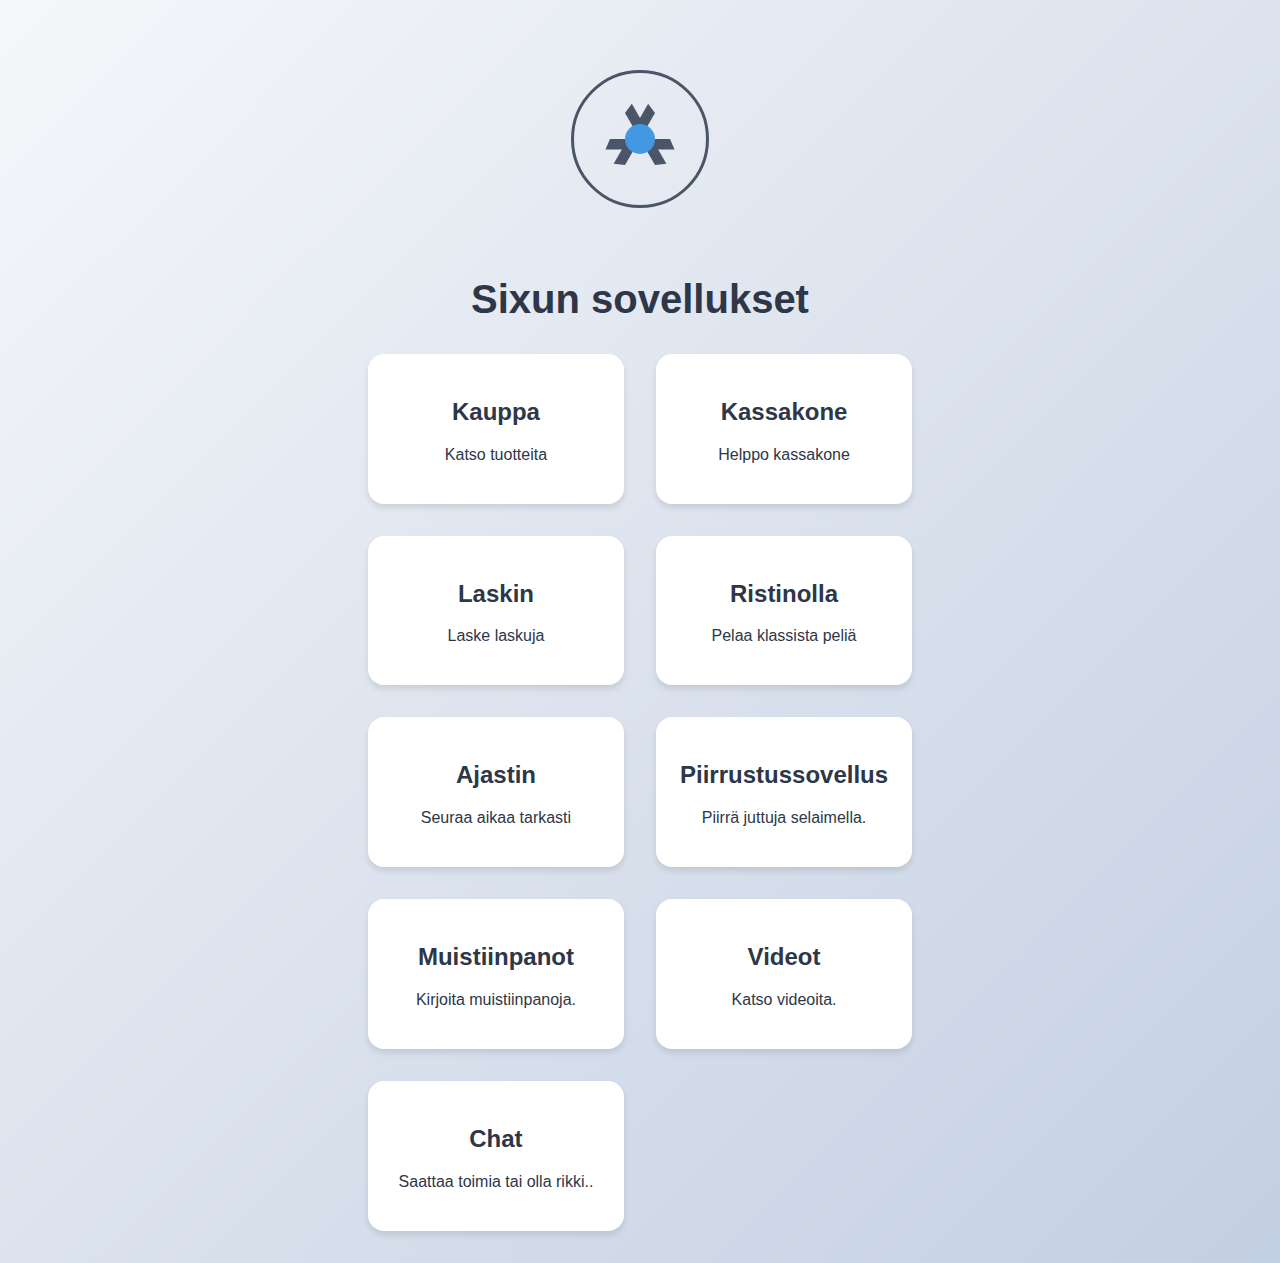
<file: index.html>
<!DOCTYPE html>
<html lang="fi">
<head>
    <meta charset="UTF-8">
    <meta name="viewport" content="width=device-width, initial-scale=1.0">
    <title>Sixun sovellukset</title>
    <style>
        body {
            margin: 0;
            min-height: 100vh;
            display: flex;
            flex-direction: column;
            align-items: center;
            font-family: -apple-system, BlinkMacSystemFont, "Segoe UI", Roboto, sans-serif;
            background: linear-gradient(135deg, #f5f7fa 0%, #c3cfe2 100%);
        }

        .container {
            text-align: center;
            padding: 2rem;
            margin-top: 2rem;
        }

        h1 {
            color: #2d3748;
            margin-bottom: 2rem;
            font-size: 2.5rem;
        }

        .app-grid {
            display: grid;
            grid-template-columns: repeat(auto-fit, minmax(250px, 1fr));
            gap: 2rem;
            max-width: 800px;
            margin: 0 auto;
        }

        .app-link {
            background: white;
            padding: 1.5rem;
            border-radius: 1rem;
            box-shadow: 0 4px 6px rgba(0, 0, 0, 0.1);
            text-decoration: none;
            color: #2d3748;
            transition: transform 0.2s, box-shadow 0.2s;
            position: relative;
            overflow: hidden;
        }

        .app-link:hover {
            transform: translateY(-5px);
            box-shadow: 0 6px 12px rgba(0, 0, 0, 0.15);
        }

        .app-link::before {
            content: '';
            position: absolute;
            top: 0;
            left: -100%;
            width: 100%;
            height: 100%;
            background: linear-gradient(
                90deg,
                rgba(255,255,255,0) 0%,
                rgba(255,255,255,0.2) 50%,
                rgba(255,255,255,0) 100%
            );
            transition: left 0.5s;
        }

        .app-link:hover::before {
            left: 100%;
        }

        @keyframes rotate {
            from { transform: rotate(0deg); }
            to { transform: rotate(360deg); }
        }

        @keyframes pulse {
            0% { transform: scale(1); }
            50% { transform: scale(1.1); }
            100% { transform: scale(1); }
        }

        .logo {
            width: 150px;
            height: 150px;
            margin-bottom: 2rem;
        }

        .gear {
            animation: rotate 10s linear infinite;
        }

        .star {
            animation: pulse 2s ease-in-out infinite;
        }
    </style>
</head>
<body>
    <div class="container">
        <svg class="logo" viewBox="0 0 100 100">
            <circle cx="50" cy="50" r="45" fill="none" stroke="#4a5568" stroke-width="2"/>
            <g class="gear" transform="translate(50,50)">
                <path fill="#4a5568" d="M-20,0 L20,0 L23,7 L-23,7 Z"/>
                <path fill="#4a5568" d="M-20,0 L20,0 L23,-7 L-23,-7 Z" transform="rotate(60)"/>
                <path fill="#4a5568" d="M-20,0 L20,0 L23,7 L-23,7 Z" transform="rotate(120)"/>
            </g>
            <circle class="star" cx="50" cy="50" r="10" fill="#4299e1"/>
        </svg>

        <h1>Sixun sovellukset</h1>
        
        <div class="app-grid">
            <a href="kauppa/" class="app-link">
                <h2>Kauppa</h2>
                <p>Katso tuotteita</p>
            </a>

            <a href="kassakone.html" class="app-link">
                <h2>Kassakone</h2>
                <p>Helppo kassakone</p>
            </a>

            <a href="laskin.html" class="app-link">
                <h2>Laskin</h2>
                <p>Laske laskuja</p>
            </a>
            
            <a href="ristinolla.html" class="app-link">
                <h2>Ristinolla</h2>
                <p>Pelaa klassista peliä</p>
            </a>
            
            <a href="ajastin.html" class="app-link">
                <h2>Ajastin</h2>
                <p>Seuraa aikaa tarkasti</p>
            </a>

            <a href="piirrustus.html" class="app-link">
                <h2>Piirrustussovellus</h2>
                <p>Piirrä juttuja selaimella.</p>
            </a>

            <a href="muistiinpanot.html" class="app-link">
                <h2>Muistiinpanot</h2>
                <p>Kirjoita muistiinpanoja.</p>
            </a>

            <a href="video-player.html" class="app-link">
                <h2>Videot</h2>
                <p>Katso videoita.</p>
            </a>

            <a href="https://luxury-piroshki-cdb9fa.netlify.app/" class="app-link">
                <h2>Chat</h2>
                <p>Saattaa toimia tai olla rikki..</p>
            </a>

            
        </div>
    </div>
</body>
</html>
</file>
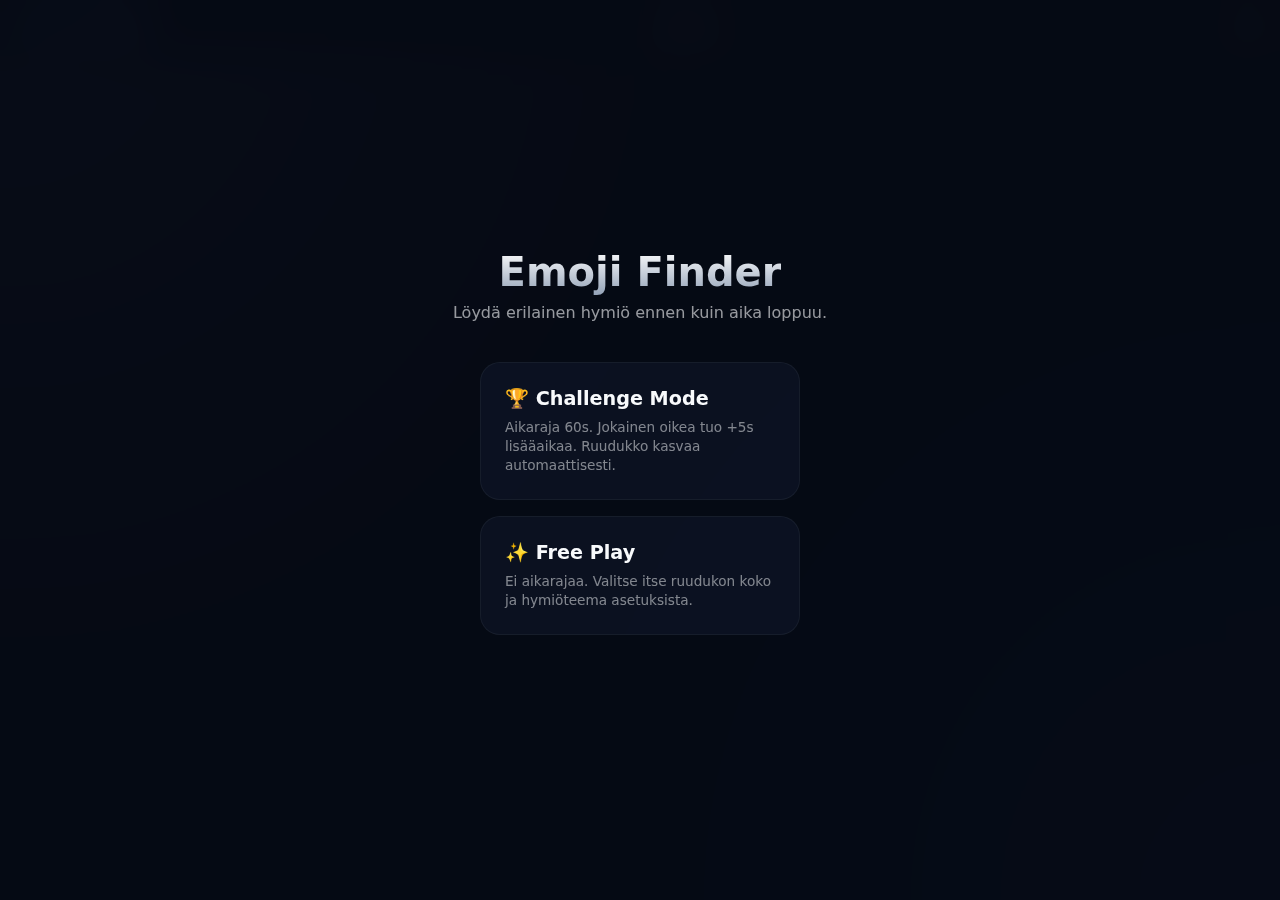
<file: emoji-finder/index.html>
<!DOCTYPE html>
<html lang="fi">

<head>
    <meta charset="UTF-8">
    <meta name="viewport" content="width=device-width, initial-scale=1.0, maximum-scale=1.0, user-scalable=no">
    <title>Emoji Finder - Etsi poikkeava!</title>
    <style>
        :root {
            --bg-color: #050a14;
            --card-bg: rgba(15, 23, 42, 0.6);
            --text-color: #f8fafc;
            --accent-color: #38bdf8;
            --accent-glow: rgba(56, 189, 248, 0.3);
            --danger-color: #ef4444;
            --success-color: #22c55e;
            --glass-border: rgba(255, 255, 255, 0.05);
        }

        * {
            box-sizing: border-box;
            -webkit-tap-highlight-color: transparent;
        }

        body {
            margin: 0;
            padding: 0;
            font-family: 'Outfit', 'Inter', system-ui, -apple-system, sans-serif;
            background-color: var(--bg-color);
            background-image:
                radial-gradient(circle at 0% 0%, #1e293b 0%, transparent 50%),
                radial-gradient(circle at 100% 100%, #0c1c38 0%, transparent 50%);
            color: var(--text-color);
            height: 100vh;
            overflow: hidden;
            display: flex;
            flex-direction: column;
        }

        /* Header */
        header {
            padding: 0.75rem 1rem;
            display: flex;
            justify-content: space-between;
            align-items: center;
            background: rgba(5, 10, 20, 0.8);
            backdrop-filter: blur(12px);
            border-bottom: 1px solid var(--glass-border);
            z-index: 100;
        }

        .logo {
            font-weight: 800;
            font-size: 1.1rem;
            letter-spacing: -0.5px;
            background: linear-gradient(to right, #38bdf8, #818cf8);
            -webkit-background-clip: text;
            background-clip: text;
            -webkit-text-fill-color: transparent;
        }

        .stats {
            display: flex;
            gap: 15px;
            font-size: 0.85rem;
            font-weight: 600;
        }

        .timer-val {
            color: var(--accent-color);
            min-width: 45px;
            text-align: right;
        }

        .timer-val.low {
            color: var(--danger-color);
            animation: pulse 1s infinite;
        }

        @keyframes pulse {

            0%,
            100% {
                opacity: 1;
            }

            50% {
                opacity: 0.5;
            }
        }

        /* Start Overlay */
        #start-screen {
            position: fixed;
            inset: 0;
            background: rgba(5, 10, 20, 0.9);
            backdrop-filter: blur(20px);
            z-index: 300;
            display: flex;
            flex-direction: column;
            align-items: center;
            justify-content: center;
            padding: 2rem;
            text-align: center;
        }

        #start-screen.hidden {
            display: none;
        }

        .hero-title {
            font-size: 2.5rem;
            font-weight: 900;
            margin-bottom: 0.5rem;
            background: linear-gradient(to bottom, #fff, #94a3b8);
            -webkit-background-clip: text;
            background-clip: text;
            -webkit-text-fill-color: transparent;
        }

        .hero-sub {
            font-size: 1rem;
            opacity: 0.6;
            margin-bottom: 2.5rem;
        }

        .mode-card {
            width: 100%;
            max-width: 320px;
            background: var(--card-bg);
            border: 1px solid var(--glass-border);
            padding: 1.5rem;
            border-radius: 20px;
            margin-bottom: 1rem;
            cursor: pointer;
            transition: 0.3s;
            text-align: left;
        }

        .mode-card:hover,
        .mode-card:active {
            background: rgba(255, 255, 255, 0.05);
            border-color: var(--accent-color);
            transform: translateY(-2px);
        }

        .mode-title {
            font-weight: 800;
            font-size: 1.2rem;
            margin-bottom: 0.5rem;
            display: flex;
            align-items: center;
            gap: 10px;
        }

        .mode-desc {
            font-size: 0.85rem;
            opacity: 0.5;
            line-height: 1.4;
        }

        /* Menu / Settings */
        #menu-overlay {
            position: fixed;
            inset: 0;
            background: rgba(5, 10, 20, 0.95);
            backdrop-filter: blur(15px);
            z-index: 200;
            transform: translateY(-100%);
            transition: 0.4s cubic-bezier(0.4, 0, 0.2, 1);
            display: flex;
            flex-direction: column;
            padding: 2rem 1.5rem;
        }

        #menu-overlay.active {
            transform: translateY(0);
        }

        .menu-section {
            margin-bottom: 2rem;
        }

        .section-label {
            font-size: 0.75rem;
            text-transform: uppercase;
            letter-spacing: 1.5px;
            opacity: 0.5;
            margin-bottom: 1rem;
            display: block;
        }

        .category-grid {
            display: grid;
            grid-template-columns: repeat(5, 1fr);
            gap: 10px;
        }

        .category-btn {
            aspect-ratio: 1;
            background: var(--card-bg);
            border: 1px solid var(--glass-border);
            border-radius: 12px;
            font-size: 1.5rem;
            display: flex;
            align-items: center;
            justify-content: center;
            cursor: pointer;
        }

        .category-btn.active {
            border-color: var(--accent-color);
            background: var(--accent-glow);
        }

        .settings-row {
            display: flex;
            align-items: center;
            justify-content: space-between;
            background: var(--card-bg);
            padding: 1rem;
            border-radius: 12px;
            margin-bottom: 0.5rem;
        }

        input[type="range"] {
            flex: 1;
            margin: 0 1rem;
            accent-color: var(--accent-color);
        }

        /* Game Area */
        main {
            flex: 1;
            display: flex;
            align-items: center;
            justify-content: center;
            padding: 1rem;
            position: relative;
        }

        #game-grid {
            display: grid;
            gap: 2px;
            width: 100%;
            max-width: 500px;
            aspect-ratio: 1;
        }

        .emoji-item {
            display: flex;
            align-items: center;
            justify-content: center;
            cursor: pointer;
            transition: transform 0.1s, opacity 0.2s;
            user-select: none;
            filter: grayscale(100%);
        }

        .emoji-item:active {
            scale: 0.7;
        }

        .emoji-item.correct {
            filter: grayscale(0%) drop-shadow(0 0 15px var(--accent-color));
            transform: scale(1.5);
            z-index: 10;
        }

        .emoji-item.incorrect {
            animation: shake 0.3s cubic-bezier(.36, .07, .19, .97) both;
        }

        @keyframes shake {

            10%,
            90% {
                transform: translate3d(-1px, 0, 0);
            }

            20%,
            80% {
                transform: translate3d(2px, 0, 0);
            }

            30%,
            50%,
            70% {
                transform: translate3d(-4px, 0, 0);
            }

            40%,
            60% {
                transform: translate3d(4px, 0, 0);
            }
        }

        #feedback {
            position: absolute;
            top: 50%;
            left: 50%;
            transform: translate(-50%, -50%);
            font-size: 5rem;
            pointer-events: none;
            opacity: 0;
            transition: 0.3s;
            z-index: 160;
        }

        #feedback.show {
            opacity: 1;
        }

        /* Game Over */
        #game-over {
            position: fixed;
            inset: 0;
            background: rgba(5, 10, 20, 0.95);
            backdrop-filter: blur(20px);
            z-index: 400;
            display: flex;
            flex-direction: column;
            align-items: center;
            justify-content: center;
            padding: 2rem;
            display: none;
        }

        .btn-primary {
            background: var(--accent-color);
            color: #000;
            border: none;
            padding: 1rem 2.5rem;
            border-radius: 100px;
            font-weight: 800;
            margin-top: 2rem;
            cursor: pointer;
        }

        .hamburger {
            cursor: pointer;
            padding: 5px;
        }

        .hamburger div {
            width: 22px;
            height: 2px;
            background: #fff;
            margin: 4px 0;
            border-radius: 2px;
        }
    </style>
</head>

<body>

    <header>
        <div class="logo">EMOJI FINDER</div>
        <div class="stats">
            <div id="timer-display" class="timer-val" style="display:none">60s</div>
            <div>Score: <span id="score">0</span></div>
        </div>
        <div class="hamburger" id="nav-toggle">
            <div></div>
            <div></div>
            <div></div>
        </div>
    </header>

    <div id="start-screen">
        <div class="hero-title">Emoji Finder</div>
        <div class="hero-sub">Löydä erilainen hymiö ennen kuin aika loppuu.</div>

        <div class="mode-card" onclick="startGame('challenge')">
            <div class="mode-title">🏆 Challenge Mode</div>
            <div class="mode-desc">Aikaraja 60s. Jokainen oikea tuo +5s lisääaikaa. Ruudukko kasvaa automaattisesti.
            </div>
        </div>

        <div class="mode-card" onclick="startGame('free')">
            <div class="mode-title">✨ Free Play</div>
            <div class="mode-desc">Ei aikarajaa. Valitse itse ruudukon koko ja hymiöteema asetuksista.</div>
        </div>
    </div>

    <div id="menu-overlay">
        <div style="display:flex; justify-content:space-between; align-items:center; margin-bottom: 2rem;">
            <h2 style="margin:0">Asetukset</h2>
            <div id="menu-close" style="font-size:2rem; cursor:pointer">&times;</div>
        </div>

        <div id="free-settings" class="menu-section">
            <span class="section-label">Ruudukon koko (Vain vapaa-tila)</span>
            <div class="settings-row">
                <span>Koko</span>
                <input type="range" id="grid-slider" min="3" max="15" value="6">
                <span id="grid-val">6x6</span>
            </div>
        </div>

        <div class="menu-section">
            <span class="section-label">Hymiöteema</span>
            <div class="category-grid" id="category-grid"></div>
        </div>

        <button class="btn-primary" onclick="window.location.reload()">Palaa päävalikkoon</button>
    </div>

    <main>
        <div id="game-grid"></div>
        <div id="feedback">✨</div>
    </main>

    <div id="game-over">
        <h1 style="font-size:3rem">AIKA LOPPUI!</h1>
        <p style="font-size:1.5rem; opacity:0.7">Sait <span id="final-score">0</span> pistettä.</p>
        <button class="btn-primary" onclick="window.location.reload()">Yritä uudelleen</button>
    </div>

    <script>
        const emojiGroups = [
            { name: "Kuut", icon: "🌑", items: ["🌑", "🌒", "🌓", "🌔", "🌕", "🌖", "🌗", "🌘"] },
            { name: "Kellot", icon: "🕛", items: ["🕛", "🕧", "🕐", "🕜", "🕑", "🕝", "🕒", "🕞", "🕓", "🕟", "🕔", "🕠", "🕕", "🕡", "🕖", "🕢", "🕗", "🕣", "🕘", "🕤", "🕙", "🕥", "🕚", "🕦"] },
            { name: "Mahjong", icon: "🀄", items: ["🀀", "🀁", "🀂", "🀃", "🀄", "🀅", "🀆", "🀇", "🀈", "🀉", "🀊", "🀋", "🀌", "🀍", "🀎", "🀏", "🀐", "🀑", "🀒", "🀓", "🀔", "🀕", "🀖", "🀗", "🀘", "🀙", "🀚", "🀛", "🀜", "🀝", "🀞", "🀟", "🀠", "🀡", "🀢", "🀣", "🀤", "🀥", "🀦", "🀧", "🀨", "🀩", "🀪", "🀫"] },
            { name: "Nuolet", icon: "⬆️", items: ["⬆️", "↗️", "➡️", "↘️", "⬇️", "↙️", "⬅️", "↖️", "↕️", "↔️"] },
            { name: "Aivot", icon: "😐", items: ["😐", "😑", "😶", "🫥"] },
            { name: "Kädet", icon: "👊", items: ["👊", "✊", "🤛", "🤜"] },
            { name: "Ruoat", icon: "🍎", items: ["🍎", "🍏", "🍐", "🍑", "🍒", "🍓"] }
        ];

        let gameState = {
            mode: 'challenge',
            score: 0,
            timeLeft: 60,
            gridSize: 4,
            groupIndex: 0,
            timerId: null
        };

        const dom = {
            grid: document.getElementById('game-grid'),
            score: document.getElementById('score'),
            timerDisplay: document.getElementById('timer-display'),
            startScreen: document.getElementById('start-screen'),
            gameOver: document.getElementById('game-over'),
            finalScore: document.getElementById('final-score'),
            feedback: document.getElementById('feedback'),
            menu: document.getElementById('menu-overlay'),
            gridSlider: document.getElementById('grid-slider'),
            gridVal: document.getElementById('grid-val'),
            catGrid: document.getElementById('category-grid')
        };

        function init() {
            renderCategories();

            document.getElementById('nav-toggle').onclick = () => dom.menu.classList.add('active');
            document.getElementById('menu-close').onclick = () => dom.menu.classList.remove('active');

            dom.gridSlider.oninput = (e) => {
                if (gameState.mode === 'free') {
                    gameState.gridSize = parseInt(e.target.value);
                    dom.gridVal.textContent = `${gameState.gridSize}x${gameState.gridSize}`;
                    newGame();
                }
            };
        }

        function renderCategories() {
            dom.catGrid.innerHTML = '';
            emojiGroups.forEach((g, i) => {
                const btn = document.createElement('div');
                btn.className = 'category-btn' + (gameState.groupIndex === i ? ' active' : '');
                btn.innerHTML = g.icon;
                btn.onclick = () => {
                    gameState.groupIndex = i;
                    if (gameState.mode === 'free') {
                        gameState.score = 0;
                        dom.score.textContent = "0";
                    }
                    renderCategories();
                    newGame();
                };
                dom.catGrid.appendChild(btn);
            });
        }

        function startGame(mode) {
            gameState.mode = mode;
            gameState.score = 0;
            dom.score.textContent = "0";
            dom.startScreen.classList.add('hidden');

            if (mode === 'challenge') {
                gameState.timeLeft = 30;
                gameState.gridSize = 4;
                dom.timerDisplay.style.display = 'block';
                document.getElementById('free-settings').style.opacity = '0.3';
                document.getElementById('free-settings').style.pointerEvents = 'none';
                startTimer();
            } else {
                dom.timerDisplay.style.display = 'none';
                document.getElementById('free-settings').style.opacity = '1';
                document.getElementById('free-settings').style.pointerEvents = 'all';
                gameState.gridSize = parseInt(dom.gridSlider.value);
            }

            newGame();
        }

        function startTimer() {
            if (gameState.timerId) clearInterval(gameState.timerId);
            gameState.timerId = setInterval(() => {
                gameState.timeLeft--;
                dom.timerDisplay.textContent = gameState.timeLeft + "s";

                if (gameState.timeLeft < 10) dom.timerDisplay.classList.add('low');
                else dom.timerDisplay.classList.remove('low');

                if (gameState.timeLeft <= 0) {
                    endGame();
                }
            }, 1000);
        }

        function newGame() {
            dom.grid.innerHTML = '';

            // Progressive scaling in challenge mode
            if (gameState.mode === 'challenge') {
                const levels = [4, 4, 5, 5, 6, 6, 7, 7, 8, 8, 9, 10, 11, 12];
                gameState.gridSize = levels[Math.min(gameState.score, levels.length - 1)];
            }

            dom.grid.style.gridTemplateColumns = `repeat(${gameState.gridSize}, 1fr)`;

            const group = emojiGroups[gameState.groupIndex].items;
            const shuffled = [...group].sort(() => 0.5 - Math.random());
            const main = shuffled[0];
            const odd = shuffled[1];

            const total = gameState.gridSize * gameState.gridSize;
            const oddPos = Math.floor(Math.random() * total);

            // Calculate emoji size (responsive font size)
            const baseSize = 350; // max size in px
            const fontSize = Math.max(1, (baseSize / gameState.gridSize) / 16);

            for (let i = 0; i < total; i++) {
                const cell = document.createElement('div');
                cell.className = 'emoji-item';
                cell.style.fontSize = fontSize + 'rem';
                cell.innerHTML = (i === oddPos) ? odd : main;
                cell.onclick = () => handleInput(i === oddPos, cell);
                dom.grid.appendChild(cell);
            }
        }

        function handleInput(isCorrect, el) {
            if (!isCorrect) {
                el.classList.add('incorrect');
                if (navigator.vibrate) navigator.vibrate(100);
                setTimeout(() => el.classList.remove('incorrect'), 300);
                return;
            }

            el.classList.add('correct');
            gameState.score++;
            dom.score.textContent = gameState.score;

            if (gameState.mode === 'challenge') {
                gameState.timeLeft += 5;
                dom.timerDisplay.textContent = gameState.timeLeft + "s";
            }

            if (navigator.vibrate) navigator.vibrate(50);
            showFeedback();

            setTimeout(newGame, 200);
        }

        function showFeedback() {
            dom.feedback.classList.add('show');
            setTimeout(() => dom.feedback.classList.remove('show'), 300);
        }

        function endGame() {
            clearInterval(gameState.timerId);
            dom.gameOver.style.display = 'flex';
            dom.finalScore.textContent = gameState.score;
        }

        init();
    </script>

</body>

</html>
</file>
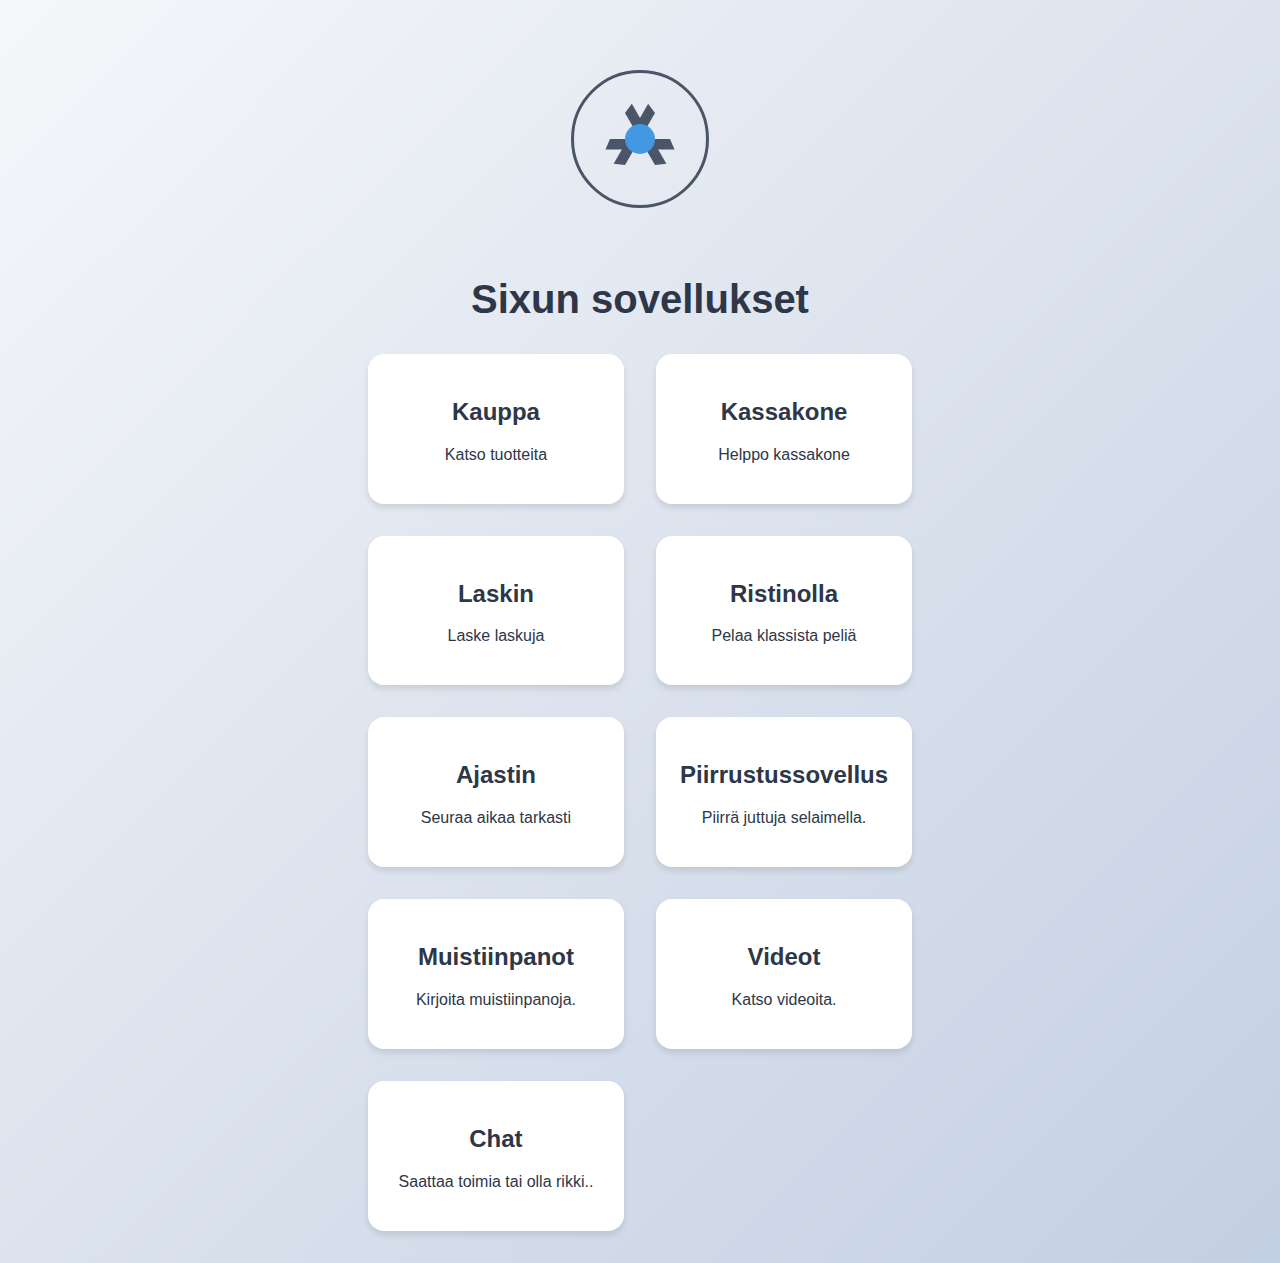
<file: admin.html>
<!DOCTYPE html>
<html lang="fi">
<head>
    <meta charset="UTF-8">
    <meta name="viewport" content="width=device-width, initial-scale=1.0">
    <title>Admin-paneeli</title>
    <style>
        * {
            margin: 0;
            padding: 0;
            box-sizing: border-box;
        }

        body {
            font-family: -apple-system, BlinkMacSystemFont, "Segoe UI", Roboto, sans-serif;
            background: linear-gradient(135deg, #667eea 0%, #764ba2 100%);
            min-height: 100vh;
            padding: 2rem;
        }

        .container {
            max-width: 1200px;
            margin: 0 auto;
        }

        .header {
            display: flex;
            justify-content: space-between;
            align-items: center;
            margin-bottom: 2rem;
        }

        .header h1 {
            color: white;
            font-size: 2rem;
        }

        .back-link, .logout-admin {
            padding: 0.75rem 1.5rem;
            background: rgba(255, 255, 255, 0.2);
            color: white;
            text-decoration: none;
            border: none;
            border-radius: 5px;
            cursor: pointer;
            transition: background 0.2s;
        }

        .back-link:hover, .logout-admin:hover {
            background: rgba(255, 255, 255, 0.3);
        }

        .admin-grid {
            display: grid;
            grid-template-columns: 1fr 1fr;
            gap: 2rem;
            margin-bottom: 2rem;
        }

        .admin-card {
            background: white;
            padding: 2rem;
            border-radius: 10px;
            box-shadow: 0 4px 15px rgba(0, 0, 0, 0.1);
        }

        .admin-card h2 {
            color: #667eea;
            margin-bottom: 1.5rem;
            display: flex;
            align-items: center;
            gap: 0.5rem;
        }

        .feedback-list {
            max-height: 500px;
            overflow-y: auto;
        }

        .feedback-item {
            background: #f7fafc;
            padding: 1.5rem;
            margin-bottom: 1rem;
            border-radius: 8px;
            border-left: 4px solid #667eea;
        }

        .feedback-item h3 {
            color: #667eea;
            margin-bottom: 0.5rem;
            font-size: 1rem;
        }

        .feedback-meta {
            display: flex;
            gap: 1rem;
            margin-bottom: 0.75rem;
            flex-wrap: wrap;
        }

        .feedback-badge {
            display: inline-block;
            background: #e6fffa;
            color: #234e52;
            padding: 0.25rem 0.75rem;
            border-radius: 20px;
            font-size: 0.85rem;
            font-weight: bold;
        }

        .feedback-message {
            color: #333;
            line-height: 1.5;
            margin-bottom: 0.5rem;
            white-space: pre-wrap;
        }

        .feedback-time {
            color: #999;
            font-size: 0.85rem;
        }

        .no-feedback {
            text-align: center;
            color: #999;
            padding: 2rem;
            font-style: italic;
        }

        .reset-section {
            background: #fff5f5;
            padding: 1.5rem;
            border-radius: 8px;
            border: 2px solid #fed7d7;
        }

        .reset-section h3 {
            color: #c53030;
            margin-bottom: 1rem;
        }

        .reset-warning {
            background: #fffaf0;
            color: #7c2d12;
            padding: 1rem;
            border-radius: 5px;
            margin-bottom: 1rem;
            border-left: 4px solid #ed8936;
        }

        .reset-button {
            background: #c53030;
            color: white;
            border: none;
            padding: 0.75rem 1.5rem;
            border-radius: 5px;
            cursor: pointer;
            font-size: 1rem;
            transition: background 0.2s;
            width: 100%;
        }

        .reset-button:hover {
            background: #9b2c2c;
        }

        .export-button {
            background: #3182ce;
            color: white;
            border: none;
            padding: 0.75rem 1.5rem;
            border-radius: 5px;
            cursor: pointer;
            font-size: 1rem;
            transition: background 0.2s;
            width: 100%;
            margin-bottom: 1rem;
        }

        .export-button:hover {
            background: #2c5aa0;
        }

        .clear-feedback-button {
            background: #ed8936;
            color: white;
            border: none;
            padding: 0.75rem 1.5rem;
            border-radius: 5px;
            cursor: pointer;
            font-size: 1rem;
            transition: background 0.2s;
            width: 100%;
        }

        .clear-feedback-button:hover {
            background: #dd6b20;
        }

        .stats {
            display: grid;
            grid-template-columns: 1fr 1fr;
            gap: 1rem;
            margin-bottom: 1.5rem;
        }

        .stat {
            background: #edf2f7;
            padding: 1rem;
            border-radius: 5px;
            text-align: center;
        }

        .stat-number {
            font-size: 2rem;
            font-weight: bold;
            color: #667eea;
        }

        .stat-label {
            color: #666;
            font-size: 0.9rem;
        }

        @media (max-width: 768px) {
            .admin-grid {
                grid-template-columns: 1fr;
            }

            .header {
                flex-direction: column;
                gap: 1rem;
            }
        }

        .scroll-hint {
            text-align: center;
            color: #999;
            font-size: 0.85rem;
            padding: 0.5rem;
            border-top: 1px solid #e2e8f0;
            margin-top: 1rem;
        }
    </style>
</head>
<body>
    <div class="container">
        <div class="header">
            <h1>🔐 Admin-paneeli</h1>
            <div>
                <a href="index.html" class="back-link">← Takaisin etusivulle</a>
            </div>
        </div>

        <div id="adminContent">
            <p style="color: white; text-align: center;">Ladataan...</p>
        </div>
    </div>

    <script>
        const VALID_USERNAME = "Sixten-a";
        const VALID_PASSWORD = "haraldous67";

        function checkAccess() {
            const isLoggedIn = localStorage.getItem("isLoggedIn") === "true";

            if (!isLoggedIn) {
                showLoginPrompt();
                return false;
            }
            return true;
        }

        function showLoginPrompt() {
            const username = prompt("Käyttäjänimi:");
            if (!username) {
                window.location.href = "index.html";
                return;
            }

            const password = prompt("Salasana:");
            if (!password) {
                window.location.href = "index.html";
                return;
            }

            if (username === VALID_USERNAME && password === VALID_PASSWORD) {
                localStorage.setItem("isLoggedIn", "true");
                loadAdminPanel();
            } else {
                alert("Väärä käyttäjänimi tai salasana!");
                window.location.href = "index.html";
            }
        }

        function loadAdminPanel() {
            const allFeedback = JSON.parse(localStorage.getItem("allFeedback") || "[]");
            const adminContent = document.getElementById("adminContent");

            let feedbackHTML = '';
            if (allFeedback.length === 0) {
                feedbackHTML = '<div class="no-feedback">Ei vielä palautetta 📭</div>';
            } else {
                feedbackHTML = allFeedback.map((feedback, index) => `
                    <div class="feedback-item">
                        <h3>Palaute #${allFeedback.length - index}</h3>
                        <div class="feedback-meta">
                            <span class="feedback-badge">📌 ${feedback.type}</span>
                            <span class="feedback-badge">🎯 ${feedback.app || 'Yleinen'}</span>
                        </div>
                        <div class="feedback-message">${escapeHtml(feedback.message)}</div>
                        <div class="feedback-time">
                            ${feedback.email ? `📧 ${feedback.email} | ` : ''}⏰ ${feedback.timestamp}
                        </div>
                    </div>
                `).join('');
            }

            adminContent.innerHTML = `
                <div class="admin-grid">
                    <div class="admin-card">
                        <h2>💬 Palautteet</h2>
                        <div class="stats">
                            <div class="stat">
                                <div class="stat-number">${allFeedback.length}</div>
                                <div class="stat-label">Palautteita yhteensä</div>
                            </div>
                            <div class="stat">
                                <div class="stat-number">${countFeedbackByType(allFeedback, 'bug')}</div>
                                <div class="stat-label">Virheraportteja</div>
                            </div>
                        </div>
                        <button class="export-button" onclick="exportFeedback()">📥 Lataa palautteeksi</button>
                        <button class="clear-feedback-button" onclick="clearAllFeedback()">🗑️ Poista kaikki palautteet</button>
                        <div class="feedback-list">
                            ${feedbackHTML}
                        </div>
                        ${allFeedback.length > 0 ? '<div class="scroll-hint">Selaa palautteita ⬆️⬇️</div>' : ''}
                    </div>

                    <div class="admin-card">
                        <h2>⚙️ Hallinta</h2>
                        <div class="reset-section">
                            <h3>🔄 Resetoi nettisivu</h3>
                            <div class="reset-warning">
                                <strong>⚠️ Varoitus!</strong><br>
                                Tämä poistaa kaikki muokkaukset ja palauttaa sivun alkuperäiseen tilaan.
                            </div>
                            <button class="reset-button" onclick="resetWebsite()">Resetoi sivun muokkaukset</button>
                        </div>
                    </div>
                </div>
            `;
        }

        function countFeedbackByType(feedbackArray, type) {
            return feedbackArray.filter(f => f.type === type).length;
        }

        function escapeHtml(text) {
            const div = document.createElement('div');
            div.textContent = text;
            return div.innerHTML;
        }

        function exportFeedback() {
            const allFeedback = JSON.parse(localStorage.getItem("allFeedback") || "[]");
            const json = JSON.stringify(allFeedback, null, 2);
            const blob = new Blob([json], { type: 'application/json' });
            const url = URL.createObjectURL(blob);
            const link = document.createElement('a');
            link.href = url;
            link.download = `palautteet-${new Date().toISOString().split('T')[0]}.json`;
            link.click();
            URL.revokeObjectURL(url);
        }

        function clearAllFeedback() {
            if (confirm("Oletko varma? Kaikki palautteet poistetaan.")) {
                localStorage.removeItem("allFeedback");
                alert("Kaikki palautteet poistettu!");
                loadAdminPanel();
            }
        }

        function resetWebsite() {
            if (confirm("Oletko VARMA? Kaikki muokkaukset poistetaan ja sivu palautetaan alkuperäiseen tilaan!")) {
                localStorage.removeItem("siteTitle");
                localStorage.removeItem("backgroundColor");
                localStorage.removeItem("backgroundUrl");
                alert("Nettisivu resetoitu! Sivu latautuu uudelleen...");
                window.location.href = "index.html";
            }
        }

        // Tarkista pääsy sivun latauksessa
        document.addEventListener("DOMContentLoaded", function() {
            if (checkAccess()) {
                loadAdminPanel();
            }
        });
    </script>
</body>
</html>
</file>
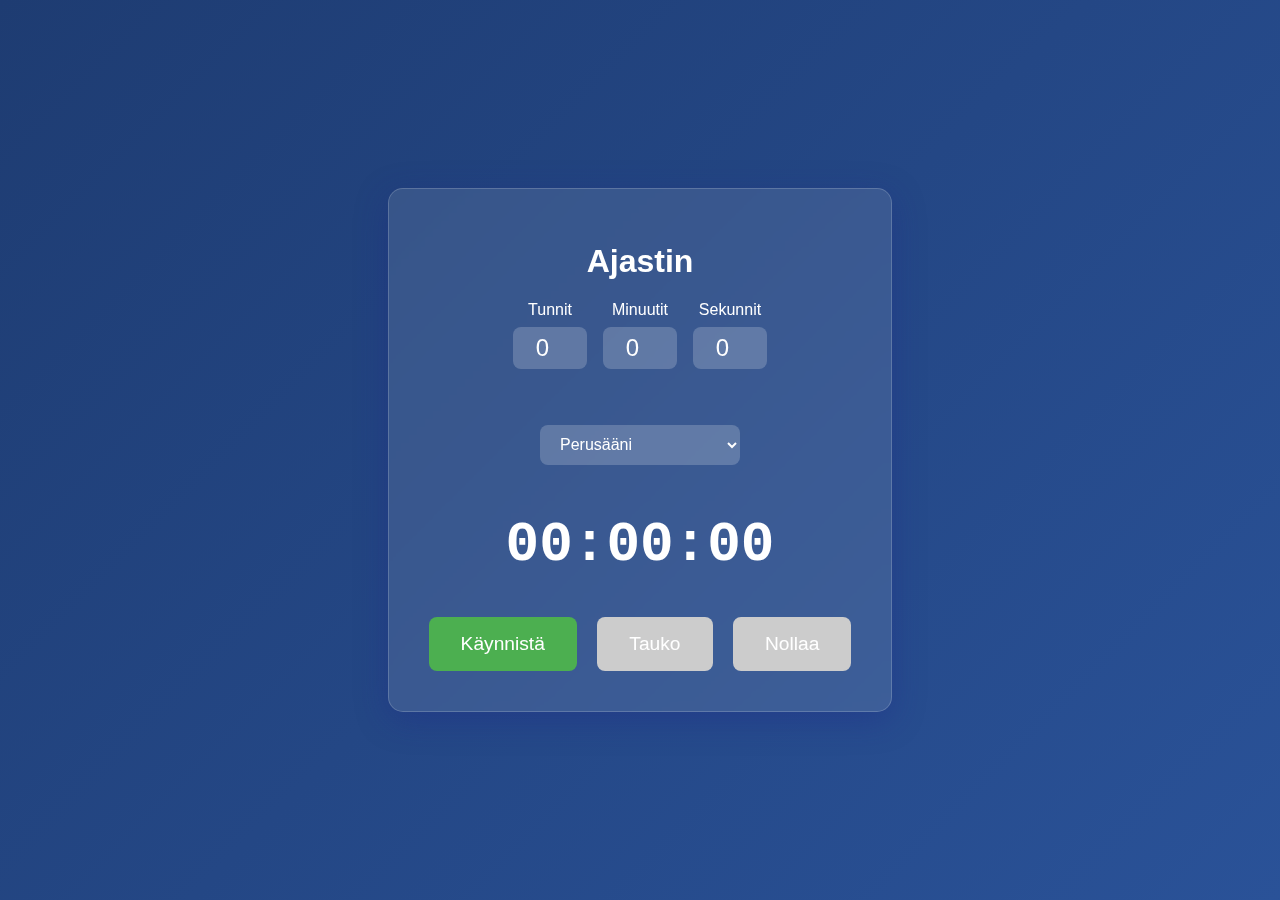
<file: ajastin.html>
<!DOCTYPE html>
<html lang="fi">
<head>
    <meta charset="UTF-8">
    <meta name="viewport" content="width=device-width, initial-scale=1.0">
    <title>Ajastin</title>
    <style>
        body {
            font-family: 'Segoe UI', Tahoma, Geneva, Verdana, sans-serif;
            display: flex;
            justify-content: center;
            align-items: center;
            min-height: 100vh;
            margin: 0;
            background: linear-gradient(135deg, #1e3c72 0%, #2a5298 100%);
            color: white;
        }

        .container {
            background: rgba(255, 255, 255, 0.1);
            padding: 2rem;
            border-radius: 15px;
            box-shadow: 0 8px 32px 0 rgba(31, 38, 135, 0.37);
            backdrop-filter: blur(4px);
            border: 1px solid rgba(255, 255, 255, 0.18);
            text-align: center;
        }

        .time-input {
            display: flex;
            gap: 1rem;
            margin-bottom: 2rem;
            justify-content: center;
        }

        .time-section {
            display: flex;
            flex-direction: column;
            align-items: center;
        }

        input[type="number"] {
            width: 70px;
            height: 40px;
            font-size: 1.5rem;
            text-align: center;
            background: rgba(255, 255, 255, 0.2);
            border: none;
            border-radius: 8px;
            color: white;
            margin: 0.5rem 0;
        }

        input[type="number"]:focus {
            outline: none;
            background: rgba(255, 255, 255, 0.3);
        }

        select {
            width: 200px;
            height: 40px;
            margin: 1rem 0;
            font-size: 1rem;
            background: rgba(255, 255, 255, 0.2);
            border: none;
            border-radius: 8px;
            color: white;
            padding: 0 1rem;
        }

        button {
            background: #4CAF50;
            border: none;
            padding: 1rem 2rem;
            font-size: 1.2rem;
            color: white;
            border-radius: 8px;
            cursor: pointer;
            transition: background 0.3s;
            margin: 0.5rem;
        }

        button:hover {
            background: #45a049;
        }

        button:disabled {
            background: #cccccc;
            cursor: not-allowed;
        }

        #display {
            font-size: 3.5rem;
            font-weight: bold;
            margin: 2rem 0;
            font-family: 'Courier New', Courier, monospace;
        }

        .notification {
            position: fixed;
            top: 20px;
            right: 20px;
            padding: 1rem;
            background: #4CAF50;
            color: white;
            border-radius: 8px;
            display: none;
            animation: slideIn 0.5s ease-out;
        }

        @keyframes slideIn {
            from {
                transform: translateX(100%);
            }
            to {
                transform: translateX(0);
            }
        }
    </style>
</head>
<body>
    <div class="container">
        <h1>Ajastin</h1>
        <div class="time-input">
            <div class="time-section">
                <label>Tunnit</label>
                <input type="number" id="hours" min="0" max="23" value="0">
            </div>
            <div class="time-section">
                <label>Minuutit</label>
                <input type="number" id="minutes" min="0" max="59" value="0">
            </div>
            <div class="time-section">
                <label>Sekunnit</label>
                <input type="number" id="seconds" min="0" max="59" value="0">
            </div>
        </div>

        <select id="sound-select">
            <option value="beep">Perusääni</option>
            <option value="bell">Kellonsoitto</option>
            <option value="alarm">Hälytys</option>
        </select>

        <div id="display">00:00:00</div>

        <button id="start">Käynnistä</button>
        <button id="pause" disabled>Tauko</button>
        <button id="reset" disabled>Nollaa</button>
    </div>

    <div class="notification" id="notification">
        Aika on päättynyt!
    </div>

    <script>
        const audioContext = new (window.AudioContext || window.webkitAudioContext)();

        const sounds = {
            beep: () => {
                const oscillator = audioContext.createOscillator();
                const gainNode = audioContext.createGain();
                oscillator.connect(gainNode);
                gainNode.connect(audioContext.destination);
                oscillator.type = 'sine';
                oscillator.frequency.value = 440;
                gainNode.gain.setValueAtTime(0, audioContext.currentTime);
                gainNode.gain.linearRampToValueAtTime(1, audioContext.currentTime + 0.01);
                gainNode.gain.linearRampToValueAtTime(0, audioContext.currentTime + 0.5);
                oscillator.start();
                oscillator.stop(audioContext.currentTime + 0.5);
            },
            bell: () => {
                const oscillator = audioContext.createOscillator();
                const gainNode = audioContext.createGain();
                oscillator.connect(gainNode);
                gainNode.connect(audioContext.destination);
                oscillator.type = 'sine';
                oscillator.frequency.value = 587.33; // D5
                gainNode.gain.setValueAtTime(0, audioContext.currentTime);
                gainNode.gain.linearRampToValueAtTime(1, audioContext.currentTime + 0.01);
                gainNode.gain.exponentialRampToValueAtTime(0.001, audioContext.currentTime + 2);
                oscillator.start();
                oscillator.stop(audioContext.currentTime + 2);
            },
            alarm: () => {
                const oscillator = audioContext.createOscillator();
                const gainNode = audioContext.createGain();
                oscillator.connect(gainNode);
                gainNode.connect(audioContext.destination);
                oscillator.type = 'sawtooth';
                oscillator.frequency.value = 880;
                gainNode.gain.setValueAtTime(0.5, audioContext.currentTime);
                
                // Create an LFO for amplitude modulation
                const lfo = audioContext.createOscillator();
                const lfoGain = audioContext.createGain();
                lfo.frequency.value = 8;
                lfoGain.gain.value = 0.5;
                lfo.connect(lfoGain);
                lfoGain.connect(gainNode.gain);
                
                oscillator.start();
                lfo.start();
                setTimeout(() => {
                    oscillator.stop();
                    lfo.stop();
                }, 1500);
            }
        };

        let timeLeft = 0;
        let timerId = null;

        const display = document.getElementById('display');
        const startButton = document.getElementById('start');
        const pauseButton = document.getElementById('pause');
        const resetButton = document.getElementById('reset');
        const notification = document.getElementById('notification');

        function updateDisplay(seconds) {
            const h = Math.floor(seconds / 3600);
            const m = Math.floor((seconds % 3600) / 60);
            const s = seconds % 60;
            display.textContent = `${h.toString().padStart(2, '0')}:${m.toString().padStart(2, '0')}:${s.toString().padStart(2, '0')}`;
        }

        function playSound() {
            const selectedSound = document.getElementById('sound-select').value;
            sounds[selectedSound]();
            notification.style.display = 'block';
            setTimeout(() => {
                notification.style.display = 'none';
            }, 3000);
        }

        function startTimer() {
            if (timerId === null) {
                const hours = parseInt(document.getElementById('hours').value) || 0;
                const minutes = parseInt(document.getElementById('minutes').value) || 0;
                const seconds = parseInt(document.getElementById('seconds').value) || 0;
                
                timeLeft = hours * 3600 + minutes * 60 + seconds;
                
                if (timeLeft <= 0) return;

                startButton.disabled = true;
                pauseButton.disabled = false;
                resetButton.disabled = false;

                timerId = setInterval(() => {
                    timeLeft--;
                    updateDisplay(timeLeft);
                    
                    if (timeLeft <= 0) {
                        clearInterval(timerId);
                        timerId = null;
                        startButton.disabled = false;
                        pauseButton.disabled = true;
                        playSound();
                    }
                }, 1000);
            }
        }

        function pauseTimer() {
            if (timerId !== null) {
                clearInterval(timerId);
                timerId = null;
                startButton.disabled = false;
                pauseButton.disabled = true;
            }
        }

        function resetTimer() {
            clearInterval(timerId);
            timerId = null;
            timeLeft = 0;
            updateDisplay(0);
            startButton.disabled = false;
            pauseButton.disabled = true;
            resetButton.disabled = true;
            document.getElementById('hours').value = 0;
            document.getElementById('minutes').value = 0;
            document.getElementById('seconds').value = 0;
        }

        startButton.addEventListener('click', startTimer);
        pauseButton.addEventListener('click', pauseTimer);
        resetButton.addEventListener('click', resetTimer);

        // Input validation
        document.querySelectorAll('input[type="number"]').forEach(input => {
            input.addEventListener('input', function() {
                if (this.value < 0) this.value = 0;
                if (this.id === 'hours' && this.value > 23) this.value = 23;
                if ((this.id === 'minutes' || this.id === 'seconds') && this.value > 59) this.value = 59;
            });
        });
    </script>
</body>
</html>
</file>
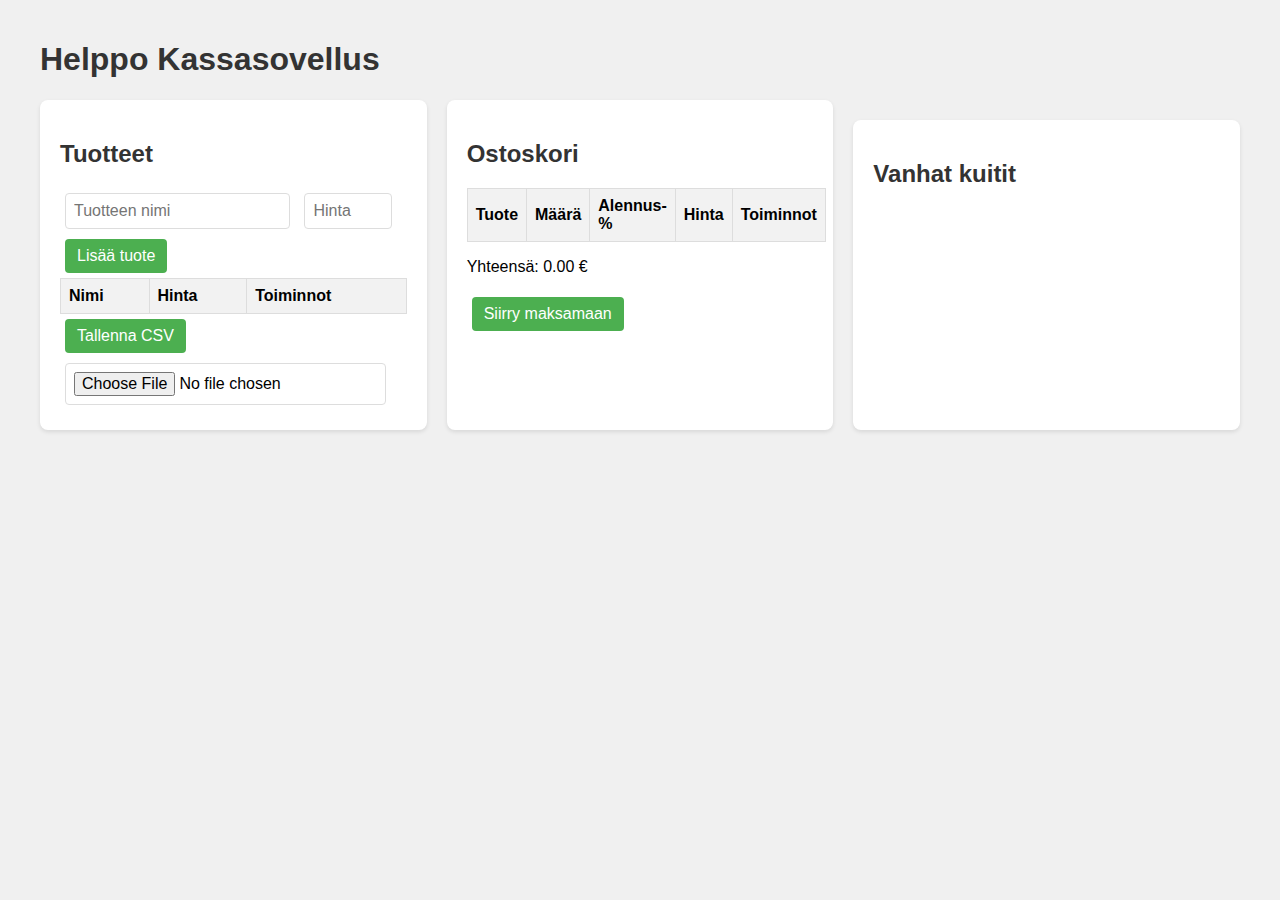
<file: kassakone.html>
<!DOCTYPE html>
<html lang="fi">
<head>
    <meta charset="UTF-8">
    <meta name="viewport" content="width=device-width, initial-scale=1.0">
    <title>Helppo Kassasovellus</title>
    <style>
        body {
            font-family: Arial, sans-serif;
            max-width: 1200px;
            margin: 0 auto;
            padding: 20px;
            background-color: #f0f0f0;
        }
        .container {
            display: flex;
            flex-wrap: wrap;
            gap: 20px;
        }
        .section {
            flex: 1;
            min-width: 300px;
            background-color: white;
            padding: 20px;
            border-radius: 8px;
            box-shadow: 0 2px 4px rgba(0,0,0,0.1);
        }
        h1, h2 {
            color: #333;
        }
        button {
            font-size: 16px;
            padding: 8px 12px;
            margin: 5px;
            cursor: pointer;
            background-color: #4CAF50;
            color: white;
            border: none;
            border-radius: 4px;
            transition: background-color 0.3s;
        }
        button:hover {
            background-color: #45a049;
        }
        .delete-btn {
            font-size: 12px;
            padding: 4px 8px;
            background-color: #ff4444;
        }
        .delete-btn:hover {
            background-color: #cc0000;
        }
        input {
            font-size: 16px;
            padding: 8px;
            margin: 5px;
            border: 1px solid #ddd;
            border-radius: 4px;
        }
        input[type="number"] {
            width: 70px;
        }
        table {
            width: 100%;
            border-collapse: collapse;
        }
        th, td {
            border: 1px solid #ddd;
            padding: 8px;
            text-align: left;
        }
        th {
            background-color: #f2f2f2;
        }
        .editable:hover {
            background-color: #f0f0f0;
            cursor: pointer;
        }
        #overlay {
            position: fixed;
            top: 0;
            left: 0;
            width: 100%;
            height: 100%;
            background-color: rgba(0,0,0,0.5);
            display: none;
            justify-content: center;
            align-items: center;
        }
        .popup {
            background-color: white;
            padding: 20px;
            border-radius: 8px;
            text-align: center;
            max-width: 80%;
            max-height: 80%;
            overflow-y: auto;
        }
        #creditCardEmoji {
            font-size: 80px;
            margin-bottom: 20px;
        }
        #receipts {
            margin-top: 20px;
        }
        .receipt {
            border: 1px solid #ddd;
            padding: 10px;
            margin: 10px 0;
            cursor: pointer;
        }
        .receipt:hover {
            background-color: #f0f0f0;
        }
        @media print {
            body * {
                visibility: hidden;
            }
            #receiptPopup, #receiptPopup * {
                visibility: visible;
            }
            #receiptPopup {
                position: absolute;
                left: 0;
                top: 0;
            }
            #receiptPopup button {
                display: none;
            }
        }
    </style>
</head>
<body>
    <h1>Helppo Kassasovellus</h1>
    
    <div class="container">
        <div class="section" id="products">
            <h2>Tuotteet</h2>
            <input type="text" id="productName" placeholder="Tuotteen nimi">
            <input type="number" id="productPrice" placeholder="Hinta">
            <button onclick="addProduct()">Lisää tuote</button>
            <table id="productTable">
                <thead>
                    <tr>
                        <th>Nimi</th>
                        <th>Hinta</th>
                        <th>Toiminnot</th>
                    </tr>
                </thead>
                <tbody id="productList"></tbody>
            </table>
            <button onclick="saveToCSV()">Tallenna CSV</button>
            <input type="file" id="csvFile" accept=".csv" onchange="loadFromCSV()">
        </div>

        <div class="section" id="cart">
            <h2>Ostoskori</h2>
            <table>
                <thead>
                    <tr>
                        <th>Tuote</th>
                        <th>Määrä</th>
                        <th>Alennus-%</th>
                        <th>Hinta</th>
                        <th>Toiminnot</th>
                    </tr>
                </thead>
                <tbody id="cartList"></tbody>
            </table>
            <p>Yhteensä: <span id="total">0</span> €</p>
            <button onclick="showPayment()">Siirry maksamaan</button>
        </div>

        <div class="section" id="receipts">
            <h2>Vanhat kuitit</h2>
            <div id="receiptList"></div>
        </div>
    </div>

    <div id="overlay">
        <div id="paymentPopup" class="popup">
            <div id="creditCardEmoji">💳</div>
            <h2>Maksu</h2>
            <p>Summa: <span id="paymentTotal"></span> €</p>
            <button onclick="finishPayment()">Maksa</button>
            <button onclick="cancelPayment()">Peruuta</button>
        </div>
        <div id="receiptPopup" class="popup" style="display: none;">
            <h2>Kuitti</h2>
            <div id="receiptContent"></div>
            <button onclick="printReceipt()">Tulosta</button>
            <button onclick="closeReceipt()">Sulje</button>
        </div>
    </div>

    <script>
        let products = [];
        let cart = [];
        let receipts = JSON.parse(localStorage.getItem('receipts') || '[]');

        function addProduct() {
            const name = document.getElementById('productName').value;
            const price = parseFloat(document.getElementById('productPrice').value);
            if (name && price) {
                products.push({name, price});
                updateProductList();
                document.getElementById('productName').value = '';
                document.getElementById('productPrice').value = '';
            }
        }

        function updateProductList() {
            const list = document.getElementById('productList');
            list.innerHTML = '';
            products.forEach((product, index) => {
                const row = list.insertRow();
                row.innerHTML = `
                    <td class="editable" onclick="editProduct(${index}, 'name')">${product.name}</td>
                    <td class="editable" onclick="editProduct(${index}, 'price')">${product.price.toFixed(2)} €</td>
                    <td>
                        <button onclick="addToCart(${index})">Lisää koriin</button>
                        <button class="delete-btn" onclick="removeProduct(${index})">Poista</button>
                    </td>
                `;
            });
        }

        function editProduct(index, field) {
            const newValue = prompt(`Anna uusi ${field === 'name' ? 'nimi' : 'hinta'} tuotteelle:`);
            if (newValue !== null) {
                if (field === 'name') {
                    products[index].name = newValue;
                } else {
                    products[index].price = parseFloat(newValue);
                }
                updateProductList();
            }
        }

        function removeProduct(index) {
            if (confirm('Haluatko varmasti poistaa tuotteen?')) {
                products.splice(index, 1);
                updateProductList();
            }
        }

        function addToCart(index) {
            const existingItem = cart.find(item => item.product === products[index]);
            if (existingItem) {
                existingItem.quantity++;
            } else {
                cart.push({
                    product: products[index],
                    quantity: 1,
                    discount: 0
                });
            }
            updateCart();
        }

        function updateCart() {
            const list = document.getElementById('cartList');
            list.innerHTML = '';
            let total = 0;
            cart.forEach((item, index) => {
                const row = list.insertRow();
                const price = item.product.price;
                const discountedPrice = price * (1 - item.discount / 100);
                const subtotal = discountedPrice * item.quantity;
                total += subtotal;
                row.innerHTML = `
                    <td>${item.product.name}</td>
                    <td>${item.quantity}</td>
                    <td>
                        <input type="number" min="0" max="100" value="${item.discount}" 
                        onchange="updateDiscount(${index}, this.value)">
                    </td>
                    <td>${subtotal.toFixed(2)} €</td>
                    <td>
                        <button onclick="changeQuantity(${index}, 1)">+</button>
                        <button onclick="changeQuantity(${index}, -1)">-</button>
                        <button class="delete-btn" onclick="removeFromCart(${index})">Poista</button>
                    </td>
                `;
            });
            document.getElementById('total').textContent = total.toFixed(2);
        }

        function updateDiscount(index, value) {
            cart[index].discount = parseFloat(value) || 0;
            updateCart();
        }

        function changeQuantity(index, change) {
            cart[index].quantity += change;
            if (cart[index].quantity <= 0) {
                cart.splice(index, 1);
            }
            updateCart();
        }

        function removeFromCart(index) {
            cart.splice(index, 1);
            updateCart();
        }

        function showPayment() {
            if (cart.length === 0) {
                alert('Ostoskori on tyhjä!');
                return;
            }
            document.getElementById('overlay').style.display = 'flex';
            document.getElementById('paymentPopup').style.display = 'block';
            document.getElementById('receiptPopup').style.display = 'none';
            document.getElementById('paymentTotal').textContent = document.getElementById('total').textContent;
        }

        function finishPayment() {
            const receipt = {
                date: new Date().toISOString(),
                items: cart.map(item => ({
                    name: item.product.name,
                    quantity: item.quantity,
                    price: item.product.price,
                    discount: item.discount
                })),
                total: parseFloat(document.getElementById('total').textContent)
            };
            receipts.unshift(receipt);
            localStorage.setItem('receipts', JSON.stringify(receipts));
            updateReceiptList();
            alert('Kiitos ostoksestasi!');
            cart = [];
            updateCart();
            cancelPayment();
        }

        function cancelPayment() {
            document.getElementById('overlay').style.display = 'none';
        }

        function updateReceiptList() {
            const list = document.getElementById('receiptList');
            list.innerHTML = '';
            receipts.forEach((receipt, index) => {
                const div = document.createElement('div');
                div.className = 'receipt';
                const date = new Date(receipt.date).toLocaleDateString('fi-FI', {
                    day: '2-digit',
                    month: '2-digit',
                    year: 'numeric',
                    hour: '2-digit',
                    minute: '2-digit'
                });
                div.innerHTML = `
                    Kuitti ${date}<br>
                    Summa: ${receipt.total.toFixed(2)} €
                `;
                div.onclick = () => showReceiptDetails(index);
                list.appendChild(div);
            });
        }

        function showReceiptDetails(index) {
            const receipt = receipts[index];
            const date = new Date(receipt.date).toLocaleDateString('fi-FI', {
                day: '2-digit',
                month: '2-digit',
                year: 'numeric',
                hour: '2-digit',
                minute: '2-digit'
            });
            
            let content = `
                <h3>Kuitti</h3>
                <p>Päivämäärä: ${date}</p>
                <table>
                    <tr>
                        <th>Tuote</th>
                        <th>Määrä</th>
                        <th>Hinta</th>
                        <th>Alennus</th>
                        <th>Yhteensä</th>
                    </tr>
            `;
            
            receipt.items.forEach(item => {
                const originalPrice = item.price * item.quantity;
                const discount = item.discount > 0 ? originalPrice * (item.discount / 100) : 0;
                const total = originalPrice - discount;
                content += `
                    <tr>
                        <td>${item.name}</td>
                        <td>${item.quantity}</td>
                        <td>${item.price.toFixed(2)} €</td>
                        <td>${item.discount > 0 ? `-${item.discount}%` : '-'}</td>
                        <td>${total.toFixed(2)} €</td>
                    </tr>
                `;
            });
            
            content += `
                </table>
                <p><strong>Yhteensä: ${receipt.total.toFixed(2)} €</strong></p>
            `;
            
            document.getElementById('receiptContent').innerHTML = content;
            document.getElementById('overlay').style.display = 'flex';
            document.getElementById('paymentPopup').style.display = 'none';
            document.getElementById('receiptPopup').style.display = 'block';
        }

        function printReceipt() {
            window.print();
        }

        function closeReceipt() {
            document.getElementById('overlay').style.display = 'none';
        }

        function saveToCSV() {
            let csv = 'Nimi,Hinta\n';
            products.forEach(product => {
                csv += `"${product.name}",${product.price}\n`;
            });
            const blob = new Blob([csv], { type: 'text/csv;charset=utf-8;' });
            const link = document.createElement("a");
            if (link.download !== undefined) {
                const url = URL.createObjectURL(blob);
                link.setAttribute("href", url);
                link.setAttribute("download", "tuotteet.csv");
                link.style.visibility = 'hidden';
                document.body.appendChild(link);
                link.click();
                document.body.removeChild(link);
            }
        }

        function loadFromCSV() {
            const file = document.getElementById('csvFile').files[0];
            const reader = new FileReader();
            reader.onload = function(event) {
                const csv = event.target.result;
                const lines = csv.split('\n');
                products = [];
                for(let i = 1; i < lines.length; i++) {
                    if (lines[i].trim() === '') continue;
                    const [name, price] = lines[i].split(',');
                    products.push({
                        name: name.replace(/"/g, ''),
                        price: parseFloat(price)
                    });
                }
                updateProductList();
            };
            reader.readAsText(file);
        }

        // Alusta sovellus
        updateProductList();
        updateCart();
        updateReceiptList();
    </script>
</body>
</html>
</file>
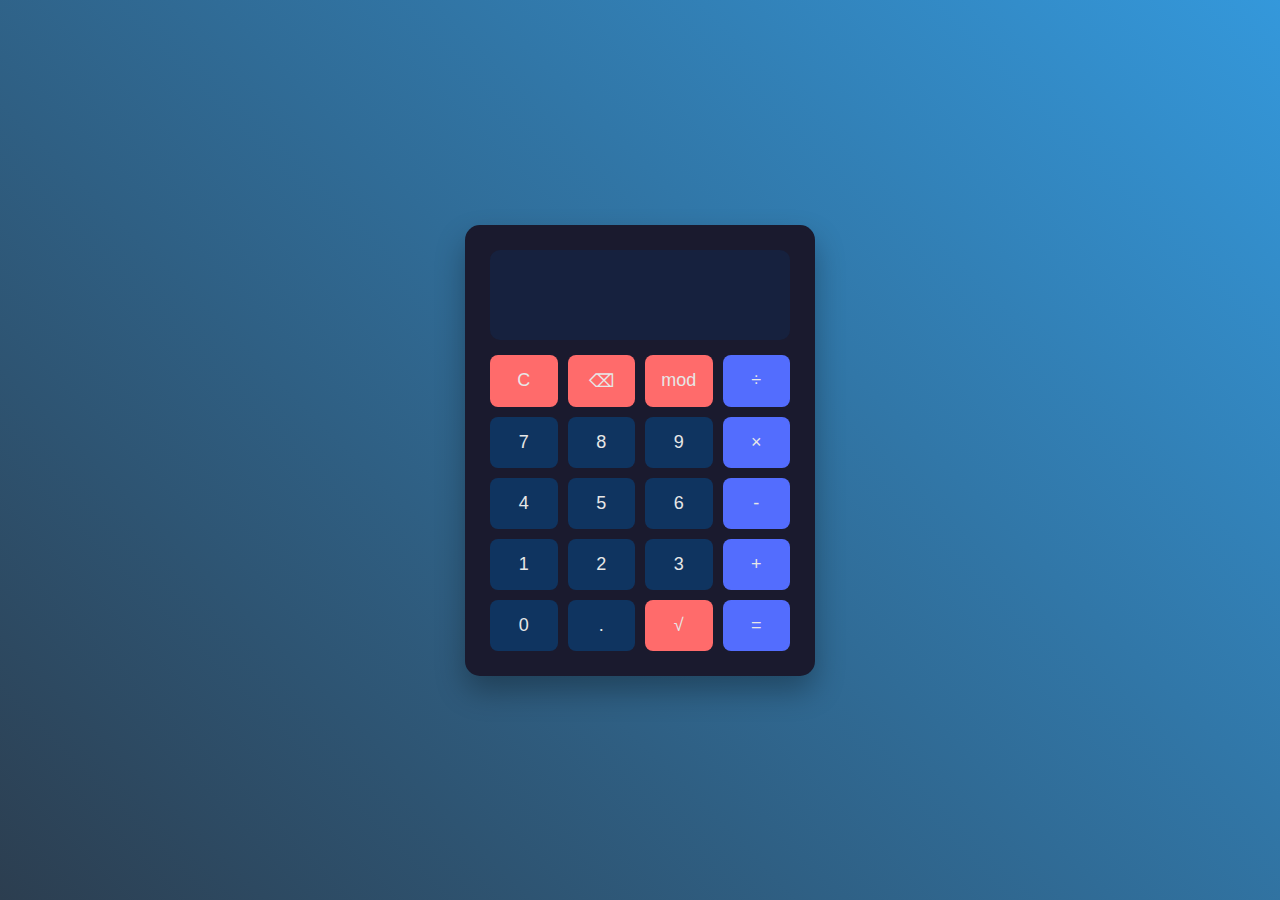
<file: laskin.html>
<!DOCTYPE html>
<html lang="fi">
<head>
    <meta charset="UTF-8">
    <title>Moderni Laskin</title>
    <style>
        :root {
            --bg-color: #1a1a2e;
            --display-bg: #16213e;
            --button-color: #0f3460;
            --button-hover: #536dfe;
            --text-color: #e7e7e7;
        }
        body {
            display: flex;
            justify-content: center;
            align-items: center;
            height: 100vh;
            margin: 0;
            font-family: 'Arial', sans-serif;
            background: linear-gradient(45deg, #2c3e50, #3498db);
            color: var(--text-color);
        }
        .calculator {
            background-color: var(--bg-color);
            border-radius: 15px;
            padding: 25px;
            box-shadow: 0 15px 30px rgba(0,0,0,0.3);
            width: 300px;
        }
        #display {
            width: calc(100% - 20px);
            height: 70px;
            margin-bottom: 15px;
            text-align: right;
            font-size: 32px;
            padding: 10px;
            background-color: var(--display-bg);
            border: none;
            border-radius: 10px;
            color: var(--text-color);
        }
        .buttons {
            display: grid;
            grid-template-columns: repeat(4, 1fr);
            gap: 10px;
        }
        button {
            padding: 15px;
            font-size: 18px;
            border: none;
            border-radius: 8px;
            cursor: pointer;
            background-color: var(--button-color);
            color: var(--text-color);
            transition: all 0.3s ease;
        }
        button:hover {
            background-color: var(--button-hover);
            transform: scale(1.05);
        }
        .operator {
            background-color: #536dfe;
        }
        .function {
            background-color: #ff6b6b;
        }
        button:active {
            transform: scale(0.95);
        }
    </style>
</head>
<body>
    <div class="calculator">
        <input type="text" id="display" readonly>
        <div class="buttons">
            <button class="function" onclick="clearDisplay()">C</button>
            <button class="function" onclick="removeLastChar()">⌫</button>
            <button class="function" onclick="appendToDisplay('%')">mod</button>
            <button class="operator" onclick="appendToDisplay('/')")>÷</button>
            
            <button onclick="appendToDisplay('7')">7</button>
            <button onclick="appendToDisplay('8')">8</button>
            <button onclick="appendToDisplay('9')">9</button>
            <button class="operator" onclick="appendToDisplay('*')">×</button>
            
            <button onclick="appendToDisplay('4')">4</button>
            <button onclick="appendToDisplay('5')">5</button>
            <button onclick="appendToDisplay('6')">6</button>
            <button class="operator" onclick="appendToDisplay('-')">-</button>
            
            <button onclick="appendToDisplay('1')">1</button>
            <button onclick="appendToDisplay('2')">2</button>
            <button onclick="appendToDisplay('3')">3</button>
            <button class="operator" onclick="appendToDisplay('+')">+</button>
            
            <button onclick="appendToDisplay('0')">0</button>
            <button onclick="appendToDisplay('.')">.</button>
            <button class="function" onclick="calculateSquareRoot()">√</button>
            <button class="operator" onclick="calculate()">=</button>
        </div>
    </div>

    <script>
        const display = document.getElementById('display');

        function appendToDisplay(value) {
            display.value += value === '%' ? 'mod' : value;
        }

        function clearDisplay() {
            display.value = '';
        }

        function removeLastChar() {
            display.value = display.value.slice(0, -1);
        }

        function calculateSquareRoot() {
            try {
                display.value = Math.sqrt(eval(display.value)).toFixed(4);
            } catch (error) {
                display.value = 'Virhe';
            }
        }

        function calculate() {
            try {
                // Replace 'mod' with '%' for calculation
                const expression = display.value.replace(/mod/g, '%');
                const result = eval(expression);
                
                display.value = Number.isInteger(result) ? 
                    result.toString() : 
                    result.toFixed(4);
            } catch (error) {
                display.value = 'Virhe';
            }
        }

        // Keyboard support
        document.addEventListener('keydown', (event) => {
            const key = event.key;
            const validKeys = ['0','1','2','3','4','5','6','7','8','9','+','-','*','/','.',',','Enter','Backspace'];
            
            if (validKeys.includes(key)) {
                event.preventDefault();
                switch(key) {
                    case 'Enter':
                        calculate();
                        break;
                    case 'Backspace':
                        removeLastChar();
                        break;
                    case ',':
                        appendToDisplay('.');
                        break;
                    default:
                        appendToDisplay(key);
                }
            }
        });
    </script>
</body>
</html>
</file>
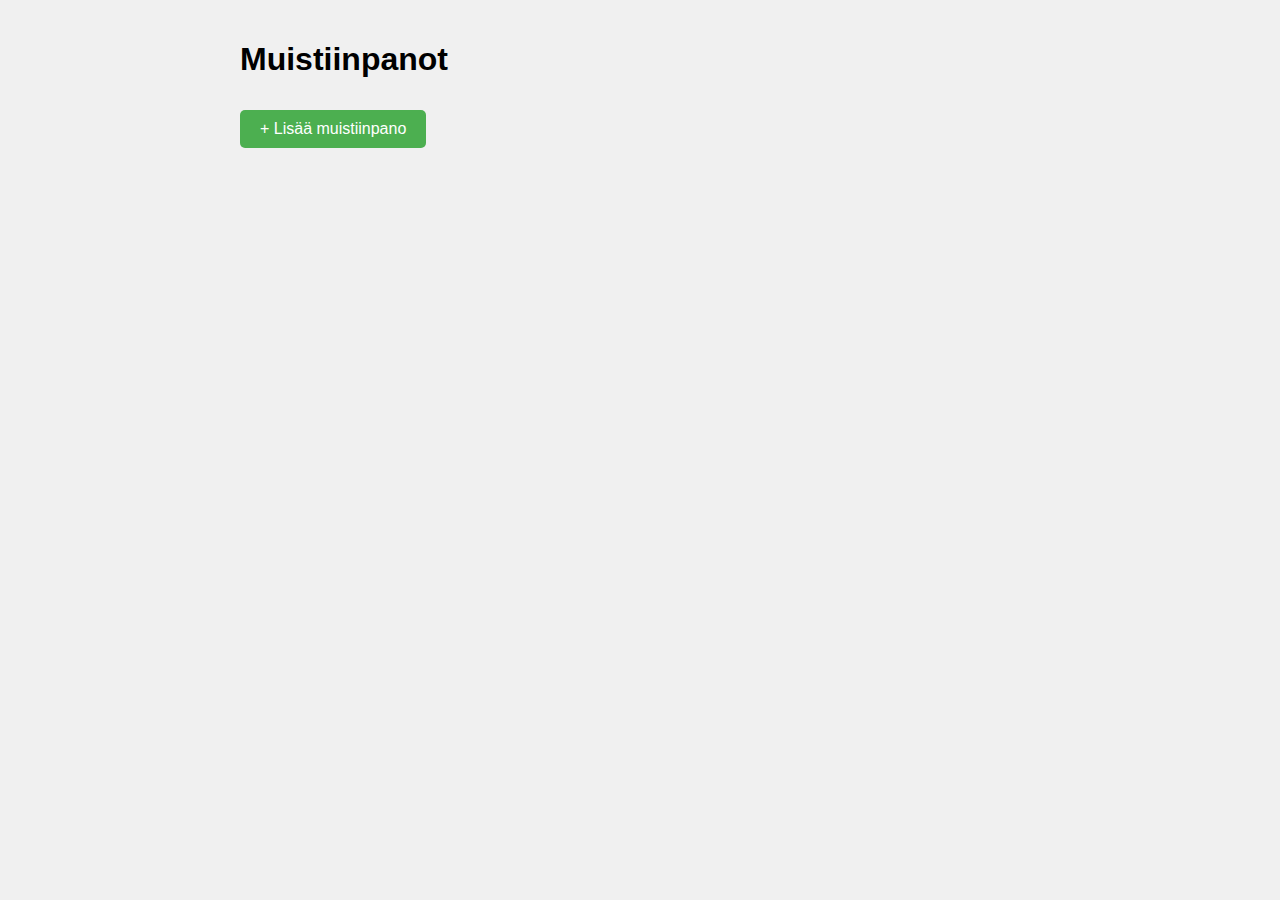
<file: muistiinpanot.html>
<!DOCTYPE html>
<html lang="fi">
<head>
    <meta charset="UTF-8">
    <meta name="viewport" content="width=device-width, initial-scale=1.0">
    <title>Muistiinpanot</title>
    <style>
        body {
            font-family: Arial, sans-serif;
            max-width: 800px;
            margin: 0 auto;
            padding: 20px;
            background-color: #f0f0f0;
        }
        .note {
            background-color: white;
            padding: 15px;
            margin: 10px 0;
            border-radius: 5px;
            box-shadow: 0 2px 4px rgba(0,0,0,0.1);
        }
        .add-button {
            background-color: #4CAF50;
            color: white;
            border: none;
            padding: 10px 20px;
            border-radius: 5px;
            cursor: pointer;
            font-size: 16px;
            margin: 10px 0;
        }
        .delete-button {
            background-color: #ff4444;
            color: white;
            border: none;
            padding: 5px 10px;
            border-radius: 3px;
            cursor: pointer;
            float: right;
        }
        textarea {
            width: 100%;
            padding: 10px;
            margin: 5px 0;
            border: 1px solid #ddd;
            border-radius: 4px;
            box-sizing: border-box;
            min-height: 100px;
        }
    </style>
</head>
<body>
    <h1>Muistiinpanot</h1>
    <button class="add-button" onclick="addNote()">+ Lisää muistiinpano</button>
    <div id="notes-container"></div>

    <script>
        function addNote() {
            const container = document.getElementById('notes-container');
            const noteDiv = document.createElement('div');
            noteDiv.className = 'note';
            
            const textarea = document.createElement('textarea');
            textarea.placeholder = 'Kirjoita muistiinpano tähän...';
            textarea.oninput = function() {
                saveNotes();
            };
            
            const deleteButton = document.createElement('button');
            deleteButton.className = 'delete-button';
            deleteButton.textContent = 'Poista';
            deleteButton.onclick = function() {
                container.removeChild(noteDiv);
                saveNotes();
            };
            
            noteDiv.appendChild(deleteButton);
            noteDiv.appendChild(textarea);
            container.appendChild(noteDiv);
        }

        function saveNotes() {
            const notes = [];
            document.querySelectorAll('.note textarea').forEach(textarea => {
                if (textarea.value.trim() !== '') {
                    notes.push(textarea.value);
                }
            });
            localStorage.setItem('notes', JSON.stringify(notes));
        }

        function loadNotes() {
            const savedNotes = localStorage.getItem('notes');
            if (savedNotes) {
                JSON.parse(savedNotes).forEach(noteText => {
                    const container = document.getElementById('notes-container');
                    const noteDiv = document.createElement('div');
                    noteDiv.className = 'note';
                    
                    const textarea = document.createElement('textarea');
                    textarea.value = noteText;
                    textarea.oninput = function() {
                        saveNotes();
                    };
                    
                    const deleteButton = document.createElement('button');
                    deleteButton.className = 'delete-button';
                    deleteButton.textContent = 'Poista';
                    deleteButton.onclick = function() {
                        container.removeChild(noteDiv);
                        saveNotes();
                    };
                    
                    noteDiv.appendChild(deleteButton);
                    noteDiv.appendChild(textarea);
                    container.appendChild(noteDiv);
                });
            }
        }

        // Lataa tallennetut muistiinpanot kun sivu avataan
        loadNotes();
    </script>
</body>
</html>
</file>
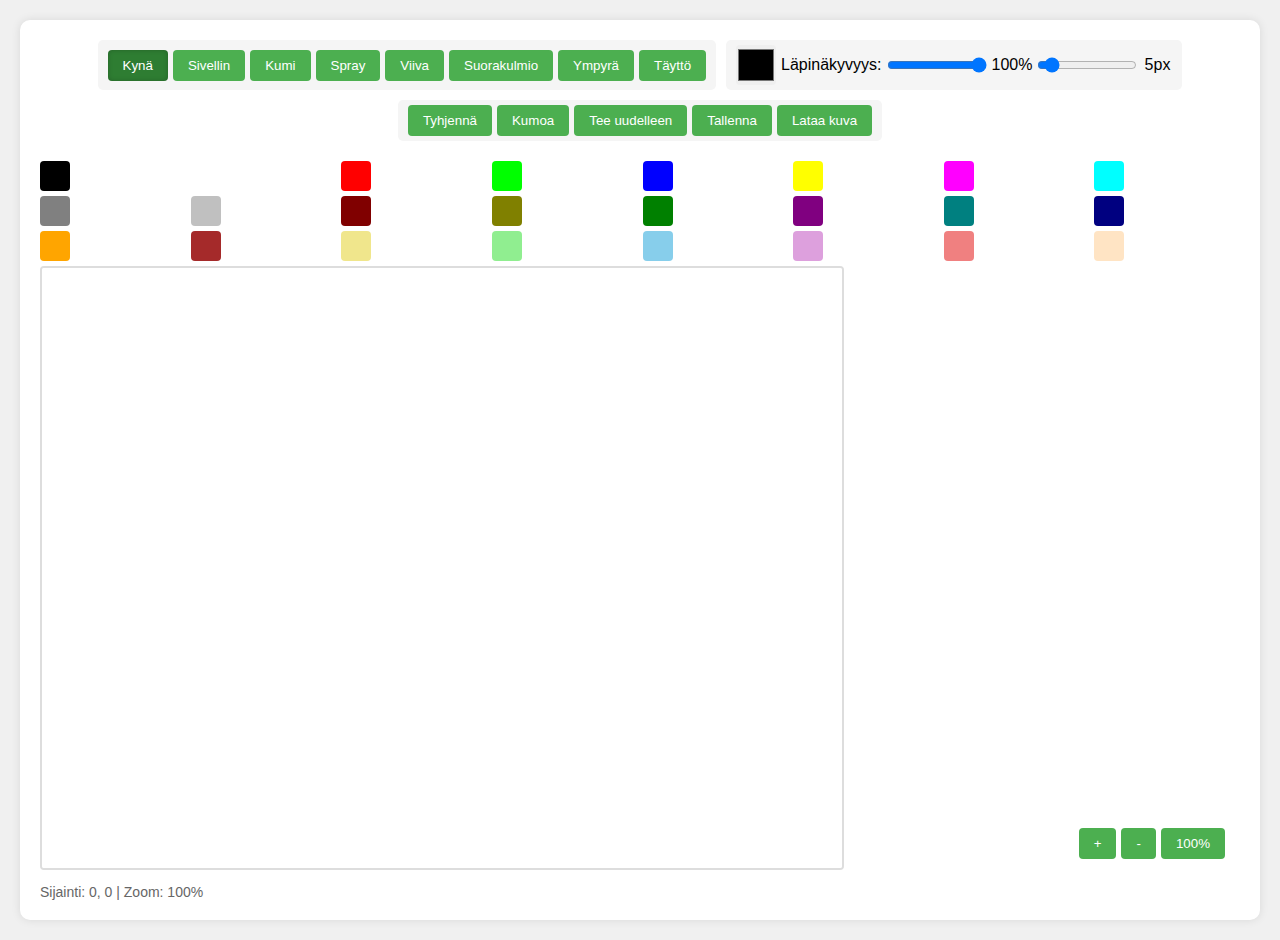
<file: piirrustus.html>
<!DOCTYPE html>
<html lang="fi">
<head>
    <meta charset="UTF-8">
    <meta name="viewport" content="width=device-width, initial-scale=1.0">
    <title>Piirustussovellus</title>
    <style>
        * {
            margin: 0;
            padding: 0;
            box-sizing: border-box;
        }

        body {
            font-family: Arial, sans-serif;
            background: #f0f0f0;
            min-height: 100vh;
            display: flex;
            flex-direction: column;
            align-items: center;
            padding: 20px;
        }

        .container {
            background: white;
            padding: 20px;
            border-radius: 10px;
            box-shadow: 0 0 10px rgba(0,0,0,0.1);
        }

        .toolbar {
            display: flex;
            gap: 10px;
            margin-bottom: 20px;
            flex-wrap: wrap;
            justify-content: center;
        }

        .tool-group {
            display: flex;
            gap: 5px;
            align-items: center;
            background: #f5f5f5;
            padding: 5px 10px;
            border-radius: 5px;
        }

        button {
            padding: 8px 15px;
            border: none;
            border-radius: 4px;
            background: #4CAF50;
            color: white;
            cursor: pointer;
            transition: background 0.3s;
        }

        button:hover {
            background: #45a049;
        }

        button.active {
            background: #2E7D32;
            box-shadow: inset 0 0 5px rgba(0,0,0,0.2);
        }

        #canvas {
            border: 2px solid #ddd;
            border-radius: 4px;
            cursor: crosshair;
        }

        input[type="color"] {
            width: 40px;
            height: 40px;
            padding: 0;
            border: none;
            border-radius: 4px;
            cursor: pointer;
        }

        input[type="range"] {
            width: 100px;
        }

        .size-label {
            min-width: 30px;
            text-align: center;
        }

        .color-palette {
            display: grid;
            grid-template-columns: repeat(8, 1fr);
            gap: 5px;
            margin: 5px 0;
        }

        .color-swatch {
            width: 30px;
            height: 30px;
            border-radius: 4px;
            cursor: pointer;
            border: 2px solid transparent;
            transition: transform 0.2s;
        }

        .color-swatch:hover {
            transform: scale(1.1);
        }

        .color-swatch.selected {
            border-color: #000;
        }

        .recent-colors {
            display: flex;
            gap: 5px;
            margin-top: 5px;
        }

        .opacity-control {
            display: flex;
            align-items: center;
            gap: 5px;
        }

        .canvas-container {
            position: relative;
        }

        .zoom-controls {
            position: absolute;
            bottom: 10px;
            right: 10px;
            background: rgba(255, 255, 255, 0.9);
            padding: 5px;
            border-radius: 4px;
            display: flex;
            gap: 5px;
        }

        .status-bar {
            margin-top: 10px;
            font-size: 14px;
            color: #666;
        }
    </style>
</head>
<body>
    <div class="container">
        <div class="toolbar">
            <div class="tool-group">
                <button id="pencil" class="active">Kynä</button>
                <button id="brush">Sivellin</button>
                <button id="eraser">Kumi</button>
                <button id="spray">Spray</button>
                <button id="line">Viiva</button>
                <button id="rectangle">Suorakulmio</button>
                <button id="circle">Ympyrä</button>
                <button id="fill">Täyttö</button>
            </div>
            <div class="tool-group">
                <input type="color" id="colorPicker" value="#000000">
                <div class="opacity-control">
                    <span>Läpinäkyvyys:</span>
                    <input type="range" id="opacitySlider" min="0" max="100" value="100">
                    <span id="opacityLabel">100%</span>
                </div>
                <input type="range" id="sizeSlider" min="1" max="50" value="5">
                <span id="sizeLabel" class="size-label">5px</span>
            </div>
            <div class="tool-group">
                <button id="clear">Tyhjennä</button>
                <button id="undo">Kumoa</button>
                <button id="redo">Tee uudelleen</button>
                <button id="save">Tallenna</button>
                <input type="file" id="imageLoader" accept="image/*" style="display: none">
                <button id="load">Lataa kuva</button>
            </div>
        </div>

        <div class="color-palette" id="colorPalette"></div>
        <div class="recent-colors" id="recentColors"></div>

        <div class="canvas-container">
            <canvas id="canvas" width="800" height="600"></canvas>

<script>
    // ... existing code ...

    // Muutetaan hiiren tapahtumankäsittelijät tukemaan myös kosketusta
    canvas.addEventListener('mousedown', startDrawing);
    canvas.addEventListener('mousemove', draw);
    canvas.addEventListener('mouseup', stopDrawing); 
    canvas.addEventListener('mouseout', stopDrawing);

    // Lisätään kosketustapahtumien käsittelijät
    canvas.addEventListener('touchstart', handleTouch);
    canvas.addEventListener('touchmove', handleTouch);
    canvas.addEventListener('touchend', stopDrawing);
    canvas.addEventListener('touchcancel', stopDrawing);

    function handleTouch(e) {
        e.preventDefault(); // Estetään sivun vieritys piirtäessä
        const touch = e.touches[0];
        const rect = canvas.getBoundingClientRect();
        
        // Luodaan kosketuksesta hiiren tapahtumaa vastaava olio
        const mouseEvent = new MouseEvent(
            e.type === 'touchstart' ? 'mousedown' : 'mousemove',
            {
                clientX: touch.clientX,
                clientY: touch.clientY,
                buttons: 1
            }
        );

        if (e.type === 'touchstart') {
            startDrawing(mouseEvent);
        } else if (e.type === 'touchmove') {
            draw(mouseEvent);
        }
    }

    // Päivitetään hiiren sijainnin näyttäminen tukemaan kosketusta
    canvas.addEventListener('mousemove', updatePosition);
    canvas.addEventListener('touchmove', (e) => {
        const touch = e.touches[0];
        updatePosition({
            clientX: touch.clientX,
            clientY: touch.clientY
        });
    });

    function updatePosition(e) {
        const rect = canvas.getBoundingClientRect();
        const x = Math.round((e.clientX - rect.left) / scale);
        const y = Math.round((e.clientY - rect.top) / scale);
        document.getElementById('statusBar').textContent = 
            `Sijainti: ${x}, ${y} | Zoom: ${Math.round(scale * 100)}%`;
    }

    // Lisätään kosketusele zoomaukselle
    let initialPinchDistance = null;
    let initialScale = null;

    canvas.addEventListener('touchstart', (e) => {
        if (e.touches.length === 2) {
            initialPinchDistance = getPinchDistance(e);
            initialScale = scale;
        }
    });

    canvas.addEventListener('touchmove', (e) => {
        if (e.touches.length === 2 && initialPinchDistance !== null) {
            const currentDistance = getPinchDistance(e);
            const newScale = initialScale * (currentDistance / initialPinchDistance);
            
            if (newScale >= 0.3 && newScale <= 3) {
                scale = newScale;
                updateCanvasScale();
            }
        }
    });

    canvas.addEventListener('touchend', () => {
        initialPinchDistance = null;
        initialScale = null;
    });

    function getPinchDistance(e) {
        return Math.hypot(
            e.touches[0].clientX - e.touches[1].clientX,
            e.touches[0].clientY - e.touches[1].clientY
        );
    }
</script>
            <div class="zoom-controls">
                <button id="zoomIn">+</button>
                <button id="zoomOut">-</button>
                <button id="resetZoom">100%</button>
            </div>
        </div>

        <div class="status-bar" id="statusBar">
            Sijainti: 0, 0 | Zoom: 100%
        </div>
    </div>

    <script>
        const canvas = document.getElementById('canvas');
        const ctx = canvas.getContext('2d');
        let isDrawing = false;
        let selectedTool = 'pencil';
        let startX, startY;
        let snapshot;
        const history = [];
        const redoHistory = [];
        const maxHistory = 50;
        let scale = 1;
        let lastUsedColors = [];

        // Väripaletti
        const defaultColors = [
            '#000000', '#FFFFFF', '#FF0000', '#00FF00', '#0000FF', '#FFFF00', '#FF00FF', '#00FFFF',
            '#808080', '#C0C0C0', '#800000', '#808000', '#008000', '#800080', '#008080', '#000080',
            '#FFA500', '#A52A2A', '#F0E68C', '#90EE90', '#87CEEB', '#DDA0DD', '#F08080', '#FFE4C4'
        ];

        function initializeColorPalette() {
            const palette = document.getElementById('colorPalette');
            defaultColors.forEach(color => {
                const swatch = document.createElement('div');
                swatch.className = 'color-swatch';
                swatch.style.backgroundColor = color;
                swatch.addEventListener('click', () => {
                    document.getElementById('colorPicker').value = color;
                    updateRecentColors(color);
                });
                palette.appendChild(swatch);
            });
        }

        function updateRecentColors(color) {
            if (!lastUsedColors.includes(color)) {
                lastUsedColors.unshift(color);
                if (lastUsedColors.length > 10) lastUsedColors.pop();
                
                const recentColors = document.getElementById('recentColors');
                recentColors.innerHTML = '';
                lastUsedColors.forEach(c => {
                    const swatch = document.createElement('div');
                    swatch.className = 'color-swatch';
                    swatch.style.backgroundColor = c;
                    swatch.addEventListener('click', () => {
                        document.getElementById('colorPicker').value = c;
                    });
                    recentColors.appendChild(swatch);
                });
            }
        }

        // Alustetaan canvas
        ctx.fillStyle = 'white';
        ctx.fillRect(0, 0, canvas.width, canvas.height);
        saveToHistory();
        initializeColorPalette();

        // Työkalujen valinta
        document.querySelectorAll('.toolbar button').forEach(button => {
            button.addEventListener('click', () => {
                if (['pencil', 'brush', 'eraser', 'line', 'rectangle', 'circle', 'spray', 'fill'].includes(button.id)) {
                    document.querySelectorAll('.toolbar button').forEach(b => b.classList.remove('active'));
                    button.classList.add('active');
                    selectedTool = button.id;
                }
            });
        });

        // Piirtämisen käsittely
        canvas.addEventListener('mousedown', startDrawing);
        canvas.addEventListener('mousemove', draw);
        canvas.addEventListener('mouseup', stopDrawing);
        canvas.addEventListener('mouseout', stopDrawing);

        // Hiiren sijainnin näyttäminen
        canvas.addEventListener('mousemove', (e) => {
            const rect = canvas.getBoundingClientRect();
            const x = Math.round((e.clientX - rect.left) / scale);
            const y = Math.round((e.clientY - rect.top) / scale);
            document.getElementById('statusBar').textContent = 
                `Sijainti: ${x}, ${y} | Zoom: ${Math.round(scale * 100)}%`;
        });

        function startDrawing(e) {
            isDrawing = true;
            const rect = canvas.getBoundingClientRect();
            startX = (e.clientX - rect.left) / scale;
            startY = (e.clientY - rect.top) / scale;
            ctx.beginPath();
            ctx.moveTo(startX, startY);
            snapshot = ctx.getImageData(0, 0, canvas.width, canvas.height);

            if (selectedTool === 'fill') {
                const color = hexToRgba(document.getElementById('colorPicker').value, 
                                      document.getElementById('opacitySlider').value / 100);
                floodFill(Math.round(startX), Math.round(startY), color);
                stopDrawing();
            }
        }

        function draw(e) {
            if (!isDrawing) return;

            const rect = canvas.getBoundingClientRect();
            const x = (e.clientX - rect.left) / scale;
            const y = (e.clientY - rect.top) / scale;
            const color = document.getElementById('colorPicker').value;
            const size = document.getElementById('sizeSlider').value;
            const opacity = document.getElementById('opacitySlider').value / 100;

            const rgba = hexToRgba(color, opacity);
            ctx.strokeStyle = selectedTool === 'eraser' ? 'white' : `rgba(${rgba[0]}, ${rgba[1]}, ${rgba[2]}, ${rgba[3]/255})`;
            ctx.fillStyle = `rgba(${rgba[0]}, ${rgba[1]}, ${rgba[2]}, ${rgba[3]/255})`;
            
            ctx.lineWidth = size;
            ctx.lineCap = 'round';

            switch(selectedTool) {
                case 'pencil':
                    ctx.lineTo(x, y);
                    ctx.stroke();
                    break;
                case 'brush':
                    ctx.lineTo(x, y);
                    ctx.stroke();
                    break;
                case 'eraser':
                    ctx.lineTo(x, y);
                    ctx.stroke();
                    break;
                case 'spray':
                    for(let i = 0; i < size * 5; i++) {
                        const angle = Math.random() * 2 * Math.PI;
                        const radius = Math.random() * size;
                        ctx.fillRect(
                            x + radius * Math.cos(angle),
                            y + radius * Math.sin(angle),
                            1, 1
                        );
                    }
                    break;
                case 'line':
                    ctx.putImageData(snapshot, 0, 0);
                    ctx.beginPath();
                    ctx.moveTo(startX, startY);
                    ctx.lineTo(x, y);
                    ctx.stroke();
                    break;
                case 'rectangle':
                    ctx.putImageData(snapshot, 0, 0);
                    ctx.strokeRect(startX, startY, x - startX, y - startY);
                    break;
                case 'circle':
                    ctx.putImageData(snapshot, 0, 0);
                    const radius = Math.sqrt(Math.pow(x - startX, 2) + Math.pow(y - startY, 2));
                    ctx.beginPath();
                    ctx.arc(startX, startY, radius, 0, 2 * Math.PI);
                    ctx.stroke();
                    break;
            }
        }

        function stopDrawing() {
            if (isDrawing) {
                isDrawing = false;
                saveToHistory();
            }
        }

        // Flood fill -toiminto
        function floodFill(startX, startY, fillColor) {
            const imageData = ctx.getImageData(0, 0, canvas.width, canvas.height);
            const pixels = imageData.data;
            
            const startPos = (startY * canvas.width + startX) * 4;
            const startR = pixels[startPos];
            const startG = pixels[startPos + 1];
            const startB = pixels[startPos + 2];
            const startA = pixels[startPos + 3];

            if (colorMatch(fillColor, [startR, startG, startB, startA])) return;

            const queue = [[startX, startY]];
            while (queue.length > 0) {
                const [x, y] = queue.pop();
                const pos = (y * canvas.width + x) * 4;

                if (x < 0 || x >= canvas.width || y < 0 || y >= canvas.height) continue;
                if (!colorMatch([pixels[pos], pixels[pos + 1], pixels[pos + 2], pixels[pos + 3]], 
                              [startR, startG, startB, startA])) continue;

                pixels[pos] = fillColor[0];
                pixels[pos + 1] = fillColor[1];
                pixels[pos + 2] = fillColor[2];
                pixels[pos + 3] = fillColor[3];

                queue.push([x + 1, y], [x - 1, y], [x, y + 1], [x, y - 1]);
            }

            ctx.putImageData(imageData, 0, 0);
        }

        function colorMatch(color1, color2) {
            const threshold = 5;
            return Math.abs(color1[0] - color2[0]) <= threshold &&
                   Math.abs(color1[1] - color2[1]) <= threshold &&
                   Math.abs(color1[2] - color2[2]) <= threshold &&
                   Math.abs(color1[3] - color2[3]) <= threshold;
        }

        function hexToRgba(hex, alpha = 1) {
            const r = parseInt(hex.slice(1, 3), 16);
            const g = parseInt(hex.slice(3, 5), 16);
            const b = parseInt(hex.slice(5, 7), 16);
            const a = Math.round(alpha * 255);
            return [r, g, b, a];
        }

        // Historian hallinta
        function saveToHistory() {
            redoHistory.length = 0; // Tyhjennetään redo-historia uuden toiminnon jälkeen
            history.push(ctx.getImageData(0, 0, canvas.width, canvas.height));
            if (history.length > maxHistory) {
                history.shift();
            }
        }

        // Kumoa/tee uudelleen
        document.getElementById('undo').addEventListener('click', () => {
            if (history.length > 1) {
                redoHistory.push(history.pop());
                ctx.putImageData(history[history.length - 1], 0, 0);
            }
        });

        document.getElementById('redo').addEventListener('click', () => {
            if (redoHistory.length > 0) {
                const imageData = redoHistory.pop();
                history.push(imageData);
                ctx.putImageData(imageData, 0, 0);
            }
        });

        // Zoomaus-toiminnot
        document.getElementById('zoomIn').addEventListener('click', () => {
            if (scale < 3) {
                scale *= 1.2;
                updateCanvasScale();
            }
        });

        document.getElementById('zoomOut').addEventListener('click', () => {
            if (scale > 0.3) {
                scale /= 1.2;
                updateCanvasScale();
            }
        });

        document.getElementById('resetZoom').addEventListener('click', () => {
            scale = 1;
            updateCanvasScale();
        });

        function updateCanvasScale() {
            canvas.style.transform = `scale(${scale})`;
            canvas.style.transformOrigin = 'top left';
            document.getElementById('statusBar').textContent = 
                `Sijainti: 0, 0 | Zoom: ${Math.round(scale * 100)}%`;
        }

        // Tyhjennä canvas
        document.getElementById('clear').addEventListener('click', () => {
            if (confirm('Haluatko varmasti tyhjentää koko piirustuksen?')) {
                ctx.fillStyle = 'white';
                ctx.fillRect(0, 0, canvas.width, canvas.height);
                saveToHistory();
            }
        });

        // Läpinäkyvyyden säätimen päivitys
        document.getElementById('opacitySlider').addEventListener('input', (e) => {
            document.getElementById('opacityLabel').textContent = `${e.target.value}%`;
        });

        // Koon säätimen päivitys
        document.getElementById('sizeSlider').addEventListener('input', (e) => {
            document.getElementById('sizeLabel').textContent = `${e.target.value}px`;
        });

        // Värinvalitsimen muutokset
        document.getElementById('colorPicker').addEventListener('change', (e) => {
            updateRecentColors(e.target.value);
        });

        // Tallenna kuva
        document.getElementById('save').addEventListener('click', () => {
            const link = document.createElement('a');
            link.download = 'piirustus.png';
            link.href = canvas.toDataURL('image/png');
            link.click();
        });

        // Kuvan lataaminen
        document.getElementById('load').addEventListener('click', () => {
            document.getElementById('imageLoader').click();
        });

        document.getElementById('imageLoader').addEventListener('change', (e) => {
            const reader = new FileReader();
            reader.onload = function(event) {
                const img = new Image();
                img.onload = function() {
                    // Säilytä kuvasuhde ja sovita canvas-alueelle
                    const scale = Math.min(
                        canvas.width / img.width,
                        canvas.height / img.height
                    );
                    const x = (canvas.width - img.width * scale) / 2;
                    const y = (canvas.height - img.height * scale) / 2;

                    // Kysy käyttäjältä haluaako hän korvata vai lisätä
                    if (confirm('Haluatko korvata nykyisen piirustuksen? Valitse OK korvataksesi tai Peruuta lisätäksesi kuvan nykyisen päälle.')) {
                        ctx.fillStyle = 'white';
                        ctx.fillRect(0, 0, canvas.width, canvas.height);
                    }

                    ctx.drawImage(img, x, y, img.width * scale, img.height * scale);
                    saveToHistory();
                }
                img.src = event.target.result;
            }
            reader.readAsDataURL(e.target.files[0]);
        });

        // Näppäimistöoikotiet
        document.addEventListener('keydown', (e) => {
            if (e.ctrlKey || e.metaKey) { // Ctrl tai Command (Mac)
                switch(e.key.toLowerCase()) {
                    case 'z':
                        if (e.shiftKey) {
                            document.getElementById('redo').click();
                        } else {
                            document.getElementById('undo').click();
                        }
                        e.preventDefault();
                        break;
                    case 's':
                        document.getElementById('save').click();
                        e.preventDefault();
                        break;
                    case 'o':
                        document.getElementById('load').click();
                        e.preventDefault();
                        break;
                }
            }
        });
    </script>
</body>
</html>
</file>
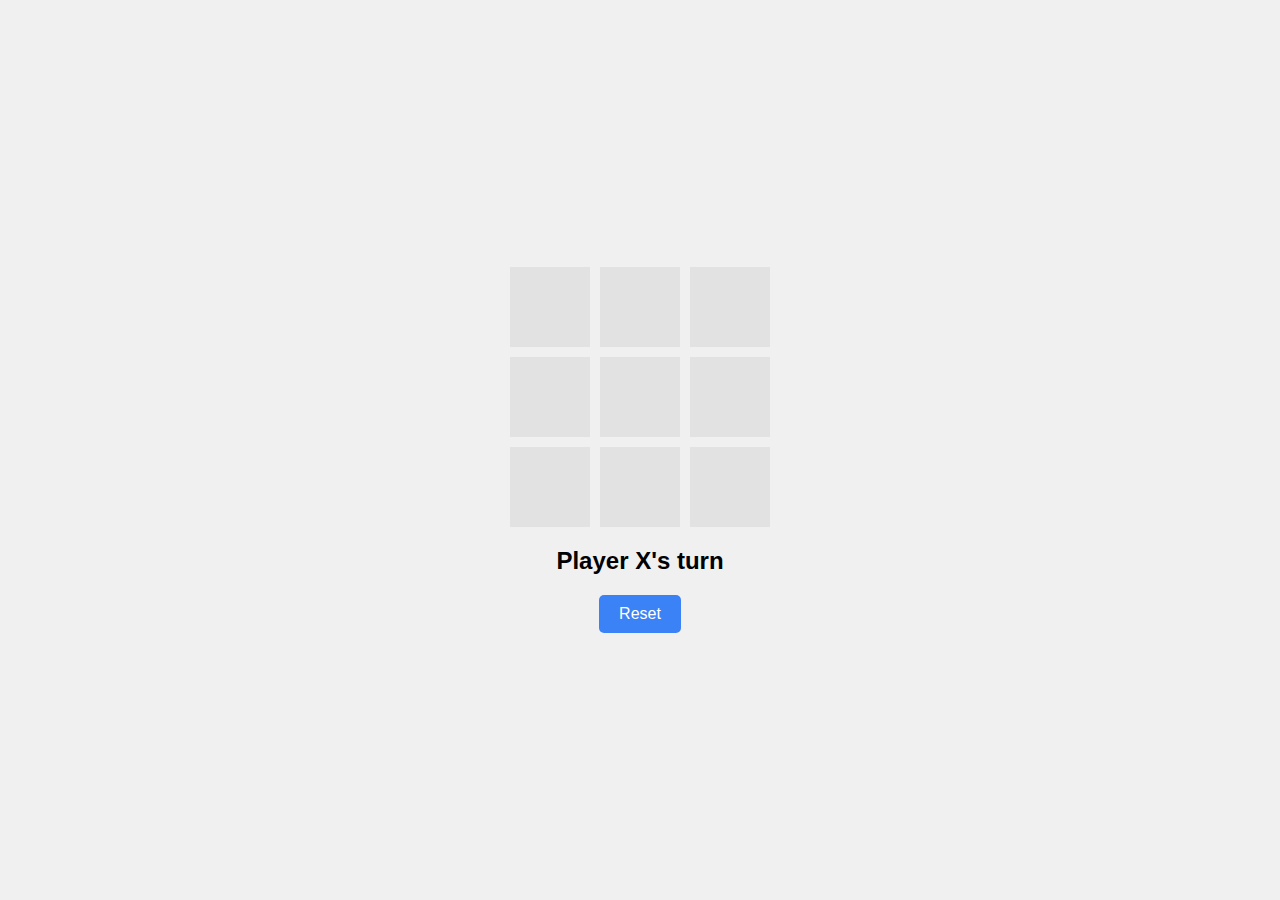
<file: ristinolla.html>
<!DOCTYPE html>
<html lang="en">
<head>
    <meta charset="UTF-8">
    <meta name="viewport" content="width=device-width, initial-scale=1.0">
    <title>Tic Tac Toe</title>
    <style>
        body {
            display: flex;
            justify-content: center;
            align-items: center;
            min-height: 100vh;
            margin: 0;
            font-family: Arial, sans-serif;
            background-color: #f0f0f0;
        }

        .game-container {
            text-align: center;
        }

        .board {
            display: grid;
            grid-template-columns: repeat(3, 1fr);
            gap: 10px;
            margin-bottom: 20px;
        }

        .cell {
            width: 80px;
            height: 80px;
            background-color: #e2e2e2;
            display: flex;
            justify-content: center;
            align-items: center;
            font-size: 2em;
            cursor: pointer;
            transition: background-color 0.2s;
        }

        .cell:hover {
            background-color: #d0d0d0;
        }

        .cell.x {
            background-color: #fca5a5;
            color: #dc2626;
        }

        .cell.o {
            background-color: #000;
            color: #fff;
        }

        .status {
            font-size: 1.5em;
            margin-bottom: 20px;
            font-weight: bold;
        }

        .reset-btn {
            background-color: #3b82f6;
            color: white;
            border: none;
            padding: 10px 20px;
            border-radius: 5px;
            font-size: 1em;
            cursor: pointer;
            transition: background-color 0.2s;
        }

        .reset-btn:hover {
            background-color: #2563eb;
        }
    </style>
</head>
<body>
    <div class="game-container">
        <div class="board" id="board"></div>
        <div class="status" id="status"></div>
        <button class="reset-btn" id="resetBtn">Reset</button>
    </div>

    <script>
        let currentPlayer = 'X';
        let board = Array(9).fill(null);
        let gameActive = true;

        const winningCombos = [
            [0, 1, 2], [3, 4, 5], [6, 7, 8], // rows
            [0, 3, 6], [1, 4, 7], [2, 5, 8], // columns
            [0, 4, 8], [2, 4, 6] // diagonals
        ];

        function createBoard() {
            const boardElement = document.getElementById('board');
            boardElement.innerHTML = '';
            for (let i = 0; i < 9; i++) {
                const cell = document.createElement('div');
                cell.classList.add('cell');
                cell.setAttribute('data-index', i);
                cell.addEventListener('click', handleClick);
                boardElement.appendChild(cell);
            }
            updateStatus();
        }

        function handleClick(e) {
            if (!gameActive) return;
            
            const index = e.target.getAttribute('data-index');
            if (board[index]) return;

            board[index] = currentPlayer;
            e.target.textContent = currentPlayer;
            e.target.classList.add(currentPlayer.toLowerCase());

            if (checkWin()) {
                gameActive = false;
                updateStatus(`Player ${currentPlayer} wins!`);
                return;
            }

            if (board.every(cell => cell !== null)) {
                gameActive = false;
                updateStatus("It's a tie!");
                return;
            }

            currentPlayer = currentPlayer === 'X' ? 'O' : 'X';
            updateStatus();
        }

        function checkWin() {
            return winningCombos.some(combo => {
                return combo.every(index => {
                    return board[index] === currentPlayer;
                });
            });
        }

        function updateStatus(message = null) {
            const status = document.getElementById('status');
            status.textContent = message || `Player ${currentPlayer}'s turn`;
        }

        function resetGame() {
            board = Array(9).fill(null);
            currentPlayer = 'X';
            gameActive = true;
            const cells = document.querySelectorAll('.cell');
            cells.forEach(cell => {
                cell.textContent = '';
                cell.classList.remove('x', 'o');
            });
            updateStatus();
        }

        // Initialize the game
        createBoard();

        // Add keyboard listener for 'R' key
        document.addEventListener('keydown', (e) => {
            if (e.key.toLowerCase() === 'r') {
                resetGame();
            }
        });

        // Add reset button listener
        document.getElementById('resetBtn').addEventListener('click', resetGame);
    </script>
</body>
</html>
</file>
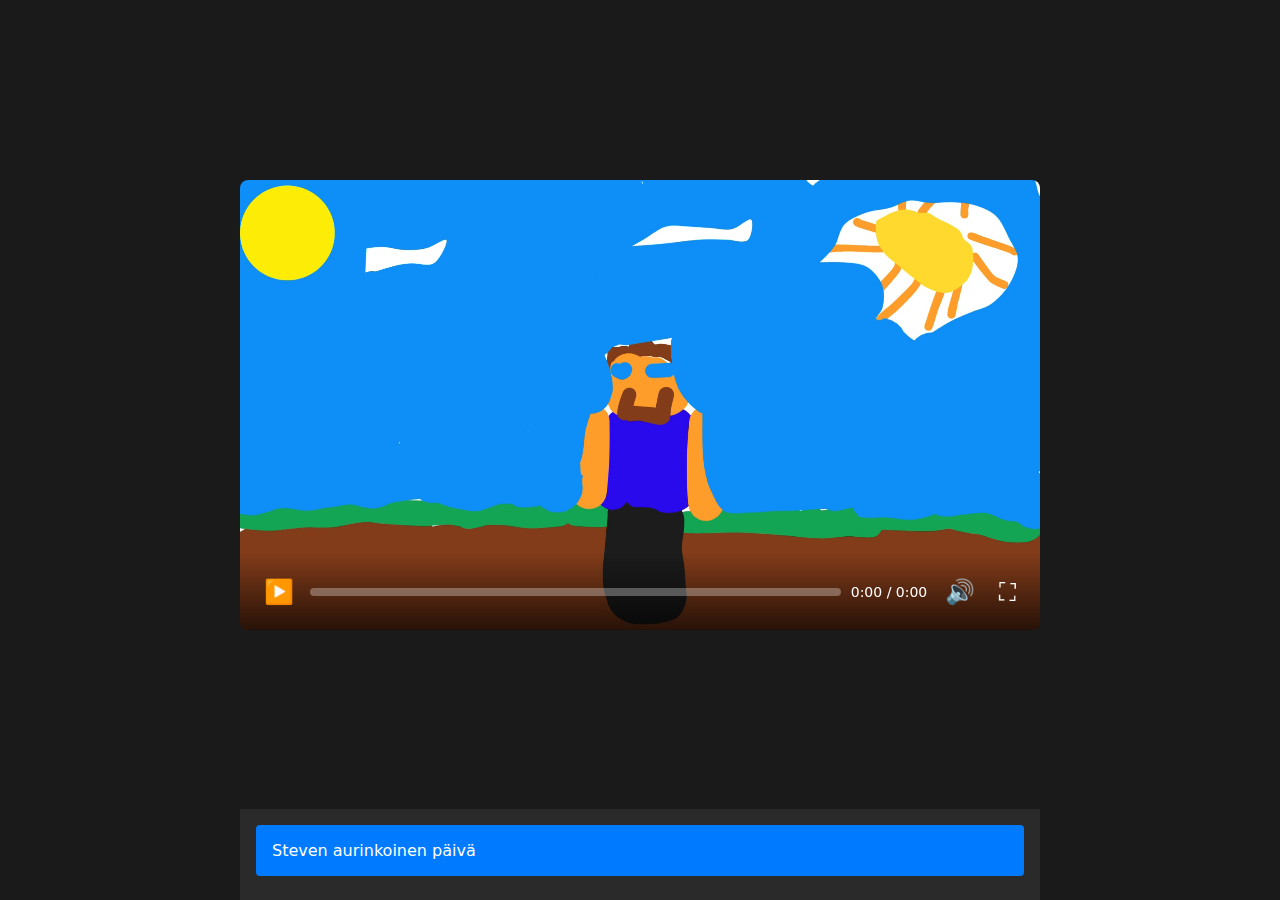
<file: video-player.html>
<!DOCTYPE html>
<html lang="en">
<head>
    <meta charset="UTF-8">
    <meta name="viewport" content="width=device-width, initial-scale=1.0, maximum-scale=1.0, user-scalable=no">
    <title>Mobile Video Player</title>
    <style>
        * {
            margin: 0;
            padding: 0;
            box-sizing: border-box;
            touch-action: manipulation;
        }

        body {
            font-family: system-ui, -apple-system, sans-serif;
            background-color: #1a1a1a;
            color: #fff;
            overscroll-behavior-y: contain;
        }

        .container {
            display: flex;
            flex-direction: column;
            height: 100dvh;
            max-width: 800px;
            margin: 0 auto;
        }

        .video-section {
            flex-grow: 1;
            display: flex;
            flex-direction: column;
            justify-content: center;
            position: relative;
        }

        .video-container {
            position: relative;
            background: #000;
            border-radius: 8px;
            overflow: hidden;
            width: 100%;
            aspect-ratio: 16/9;
        }

        video {
            width: 100%;
            height: 100%;
            object-fit: contain;
        }

        .controls {
            position: absolute;
            bottom: 0;
            left: 0;
            right: 0;
            background: linear-gradient(transparent, rgba(0,0,0,0.7));
            padding: 1rem;
            display: flex;
            align-items: center;
            gap: 0.5rem;
            transition: opacity 0.3s;
        }

        .progress {
            flex-grow: 1;
            height: 8px;
            background: rgba(255, 255, 255, 0.3);
            cursor: pointer;
            border-radius: 4px;
            position: relative;
        }

        .progress-bar {
            height: 100%;
            background: #007bff;
            border-radius: 4px;
            width: 0;
        }

        button {
            background: none;
            border: none;
            color: white;
            font-size: 1.5rem;
            padding: 0.5rem;
            display: flex;
            align-items: center;
            justify-content: center;
        }

        .playlist {
            background: #2a2a2a;
            max-height: 40vh;
            overflow-y: auto;
            padding: 1rem;
        }

        .playlist-item {
            padding: 1rem;
            background: #333;
            margin-bottom: 0.5rem;
            border-radius: 4px;
            display: flex;
            align-items: center;
            gap: 1rem;
        }

        .playlist-item.active {
            background: #007bff;
        }

        .video-title {
            font-size: 1rem;
            white-space: nowrap;
            overflow: hidden;
            text-overflow: ellipsis;
        }

        .time {
            min-width: 80px;
            text-align: center;
            font-size: 0.875rem;
        }

        @media (max-width: 600px) {
            .container {
                padding: 0.5rem;
            }
            .controls {
                padding: 0.5rem;
            }
            button {
                font-size: 1.2rem;
            }
        }
    </style>
</head>
<body>
    <div class="container">
        <div class="video-section">
            <div class="video-container">
                <video id="videoPlayer" playsinline>
                    <source src="/api/placeholder/400/320" type="video/mp4">
                    Your browser does not support the video tag.
                </video>
                <div class="controls">
                    <button id="playPause">▶️</button>
                    <div class="progress">
                        <div class="progress-bar"></div>
                    </div>
                    <span class="time">0:00 / 0:00</span>
                    <button id="mute">🔊</button>
                    <button id="fullscreen">⛶</button>
                </div>
            </div>
        </div>
        <div class="playlist" id="playlistItems"></div>
    </div>

    <script>
        const videos = [
            { 
                title: 'Steven aurinkoinen päivä',
                src: 'videot/steven_aurinkoinen.mp4'
            },
        ];

        const videoPlayer = document.getElementById('videoPlayer');
        const playPauseBtn = document.getElementById('playPause');
        const muteBtn = document.getElementById('mute');
        const fullscreenBtn = document.getElementById('fullscreen');
        const progress = document.querySelector('.progress');
        const progressBar = document.querySelector('.progress-bar');
        const timeDisplay = document.querySelector('.time');
        const playlistContainer = document.getElementById('playlistItems');

        let currentVideoIndex = 0;

        function initializePlaylist() {
            playlistContainer.innerHTML = '';
            videos.forEach((video, index) => {
                const item = document.createElement('div');
                item.className = `playlist-item ${index === currentVideoIndex ? 'active' : ''}`;
                item.innerHTML = `
                    <div class="video-title">${video.title}</div>
                `;
                item.onclick = () => playVideo(index);
                playlistContainer.appendChild(item);
            });
            videoPlayer.src = videos[currentVideoIndex].src;
        }

        function playVideo(index) {
            currentVideoIndex = index;
            videoPlayer.src = videos[index].src;
            document.querySelectorAll('.playlist-item').forEach((item, i) => {
                item.className = `playlist-item ${i === index ? 'active' : ''}`;
            });
            videoPlayer.play();
            playPauseBtn.textContent = '⏸️';
        }

        playPauseBtn.onclick = () => {
            if (videoPlayer.paused) {
                videoPlayer.play();
                playPauseBtn.textContent = '⏸️';
            } else {
                videoPlayer.pause();
                playPauseBtn.textContent = '▶️';
            }
        };

        muteBtn.onclick = () => {
            videoPlayer.muted = !videoPlayer.muted;
            muteBtn.textContent = videoPlayer.muted ? '🔇' : '🔊';
        };

        fullscreenBtn.onclick = () => {
            if (document.fullscreenElement) {
                document.exitFullscreen();
            } else {
                videoPlayer.requestFullscreen();
            }
        };

        videoPlayer.ontimeupdate = () => {
            const percentage = (videoPlayer.currentTime / videoPlayer.duration) * 100;
            progressBar.style.width = percentage + '%';
            
            const currentMinutes = Math.floor(videoPlayer.currentTime / 60);
            const currentSeconds = Math.floor(videoPlayer.currentTime % 60);
            const durationMinutes = Math.floor(videoPlayer.duration / 60) || 0;
            const durationSeconds = Math.floor(videoPlayer.duration % 60) || 0;
            
            timeDisplay.textContent = `${currentMinutes}:${currentSeconds.toString().padStart(2, '0')} / ${durationMinutes}:${durationSeconds.toString().padStart(2, '0')}`;
        };

        progress.onclick = (e) => {
            const rect = progress.getBoundingClientRect();
            const pos = (e.clientX - rect.left) / rect.width;
            videoPlayer.currentTime = pos * videoPlayer.duration;
        };

        videoPlayer.onended = () => {
            currentVideoIndex = (currentVideoIndex + 1) % videos.length;
            playVideo(currentVideoIndex);
        };

        // Touch and mobile optimizations
        let touchStartX = 0;
        progress.addEventListener('touchstart', (e) => {
            touchStartX = e.touches[0].clientX;
        });

        progress.addEventListener('touchmove', (e) => {
            const rect = progress.getBoundingClientRect();
            const pos = (e.touches[0].clientX - rect.left) / rect.width;
            videoPlayer.currentTime = Math.max(0, Math.min(pos * videoPlayer.duration, videoPlayer.duration));
            e.preventDefault();
        });

        // Prevent default touch behaviors
        document.addEventListener('touchmove', (e) => {
            if (e.target === progress || e.target === progressBar) {
                e.preventDefault();
            }
        }, { passive: false });

        initializePlaylist();
    </script>
</body>
</html>
</file>
